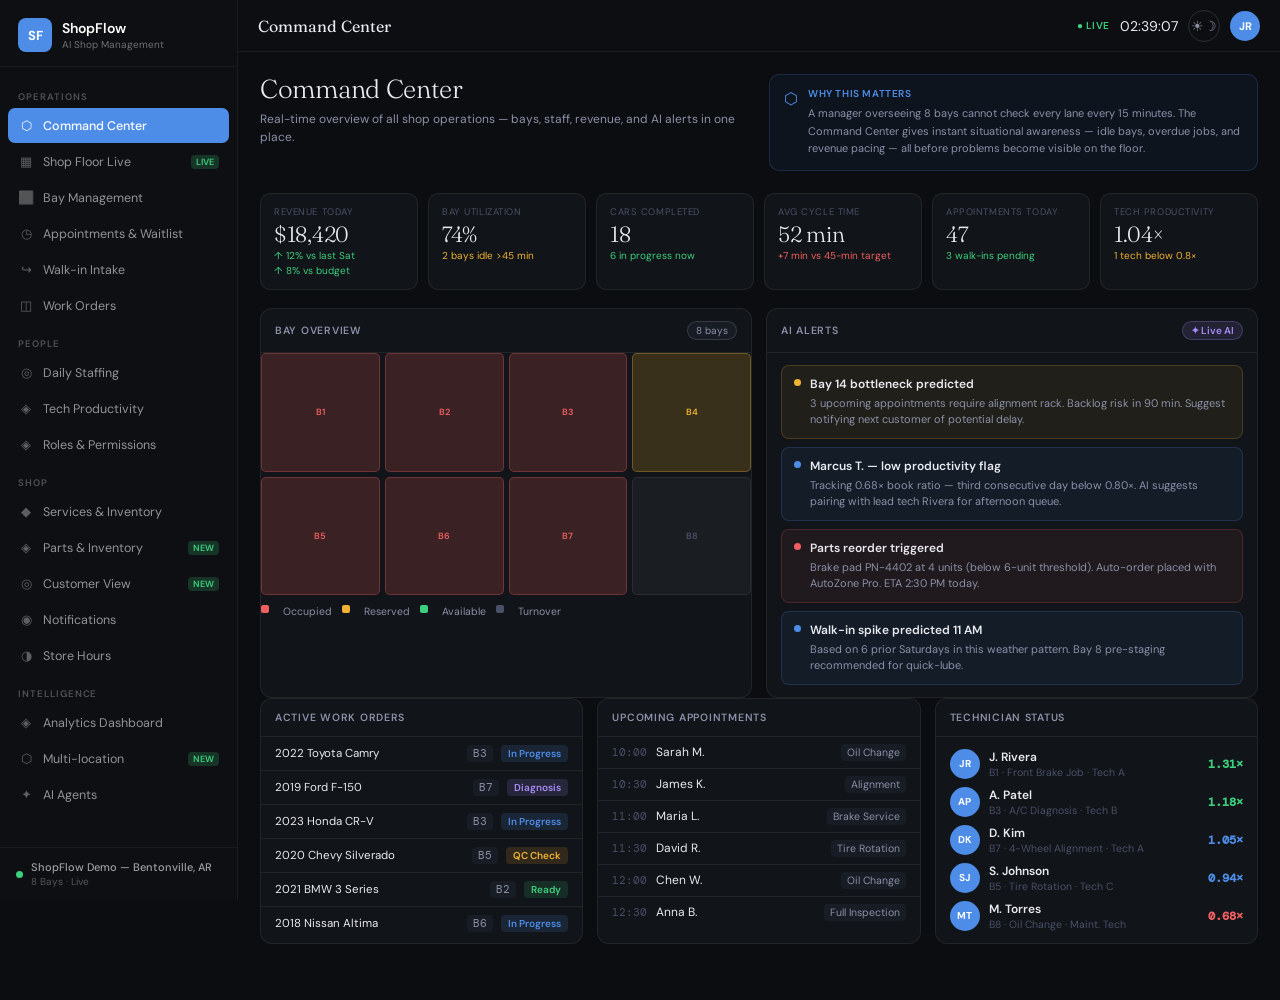
<file: index.html>
<!DOCTYPE html>
<html lang="en" data-theme="dark">
<head>
<meta charset="UTF-8">
<meta name="viewport" content="width=device-width, initial-scale=1.0, viewport-fit=cover">
<title>ShopFlow AI — Shop Management System</title>
<link rel="preconnect" href="https://fonts.googleapis.com">
<link rel="preconnect" href="https://fonts.gstatic.com" crossorigin>
<link href="https://fonts.googleapis.com/css2?family=DM+Sans:ital,opsz,wght@0,9..40,300;0,9..40,400;0,9..40,500;0,9..40,600;1,9..40,300&family=DM+Mono:wght@400;500&family=Fraunces:opsz,wght@9..144,300;9..144,400;9..144,500&display=swap" rel="stylesheet">
<link rel="stylesheet" href="styles.css">
<!-- Google Analytics G-6XJ6CNV95V -->
<script async src="https://www.googletagmanager.com/gtag/js?id=G-6XJ6CNV95V"></script>
<script>window.dataLayer=window.dataLayer||[];function gtag(){dataLayer.push(arguments)}gtag("js",new Date());gtag("config","G-6XJ6CNV95V");</script>
</head>
<body>


<!-- SIDEBAR -->
<aside class="sidebar" id="sidebar">
  <div class="sidebar-header">
    <div class="logo">
      <div class="logo-mark">SF</div>
      <div class="logo-text">
        <span class="logo-name">ShopFlow</span>
        <span class="logo-sub">AI Shop Management</span>
      </div>
    </div>
  </div>

  <nav class="sidebar-nav">
    <div class="nav-section-label">Operations</div>
    <a class="nav-item active" data-screen="dashboard" onclick="showScreen('dashboard')">
      <span class="nav-icon">⬡</span>
      <span>Command Center</span>
    </a>
    <a class="nav-item" href="shopfloor.html" style="text-decoration:none">
      <span class="nav-icon">▦</span>
      <span>Shop Floor Live</span>
      <span style="margin-left:auto;font-size:9px;background:rgba(60,207,126,0.2);color:#3ccf7e;border-radius:4px;padding:1px 5px;font-weight:600">LIVE</span>
    </a>
    <a class="nav-item" data-screen="bays" onclick="showScreen('bays')">
      <span class="nav-icon">⬜</span>
      <span>Bay Management</span>
    </a>
    <a class="nav-item" data-screen="appointments" onclick="showScreen('appointments')">
      <span class="nav-icon">◷</span>
      <span>Appointments & Waitlist</span>
    </a>
    <a class="nav-item" data-screen="walkins" onclick="showScreen('walkins')">
      <span class="nav-icon">↪</span>
      <span>Walk-in Intake</span>
    </a>
    <a class="nav-item" data-screen="workorders" onclick="showScreen('workorders')">
      <span class="nav-icon">◫</span>
      <span>Work Orders</span>
    </a>

    <div class="nav-section-label">People</div>
    <a class="nav-item" data-screen="staffing" onclick="showScreen('staffing')">
      <span class="nav-icon">◎</span>
      <span>Daily Staffing</span>
    </a>
    <a class="nav-item" href="techproductivity.html" style="text-decoration:none">
      <span class="nav-icon">◈</span>
      <span>Tech Productivity</span>
    </a>
    <a class="nav-item" data-screen="roles" onclick="showScreen('roles')">
      <span class="nav-icon">◈</span>
      <span>Roles & Permissions</span>
    </a>

    <div class="nav-section-label">Shop</div>
    <a class="nav-item" data-screen="services" onclick="showScreen('services')">
      <span class="nav-icon">◆</span>
      <span>Services & Inventory</span>
    </a>
    <a class="nav-item" href="parts.html" style="text-decoration:none">
      <span class="nav-icon">◈</span>
      <span>Parts & Inventory</span>
      <span style="margin-left:auto;font-size:9px;background:rgba(60,207,126,0.2);color:#3ccf7e;border-radius:4px;padding:1px 5px;font-weight:600">NEW</span>
    </a>
    <a class="nav-item" href="customer.html" target="_blank" style="text-decoration:none">
      <span class="nav-icon">◎</span>
      <span>Customer View</span>
      <span style="margin-left:auto;font-size:9px;background:rgba(60,207,126,0.2);color:#3ccf7e;border-radius:4px;padding:1px 5px;font-weight:600">NEW</span>
    </a>
    <a class="nav-item" data-screen="notifications" onclick="showScreen('notifications')">
      <span class="nav-icon">◉</span>
      <span>Notifications</span>
    </a>
    <a class="nav-item" data-screen="hours" onclick="showScreen('hours')">
      <span class="nav-icon">◑</span>
      <span>Store Hours</span>
    </a>

    <div class="nav-section-label">Intelligence</div>
    <a class="nav-item" data-screen="analytics" onclick="showScreen('analytics')">
      <span class="nav-icon">◈</span>
      <span>Analytics Dashboard</span>
    </a>
    <a class="nav-item" href="multilocation.html" style="text-decoration:none">
      <span class="nav-icon">⬡</span>
      <span>Multi-location</span>
      <span style="margin-left:auto;font-size:9px;background:rgba(60,207,126,0.2);color:#3ccf7e;border-radius:4px;padding:1px 5px;font-weight:600">NEW</span>
    </a>
    <a class="nav-item" data-screen="ai" onclick="showScreen('ai')">
      <span class="nav-icon">✦</span>
      <span>AI Agents</span>
    </a>
  </nav>

  <div class="sidebar-footer">
    <div class="store-info">
      <div class="store-dot"></div>
      <div>
        <div class="store-name">ShopFlow Demo — Bentonville, AR</div>
        <div class="store-status">8 Bays · Live</div>
      </div>
    </div>
  </div>
</aside>

<!-- Sidebar overlay (mobile tap-to-close) -->
<div class="sidebar-overlay" id="sidebarOverlay" onclick="closeSidebar()"></div>

<!-- TOP BAR -->
<header class="topbar">
  <div class="topbar-left">
    <button class="hamburger" id="hamburger" onclick="toggleSidebar()" aria-label="Toggle menu">
      <span></span><span></span><span></span>
    </button>
    <div class="breadcrumb" id="breadcrumb">Command Center</div>
  </div>
  <div class="topbar-right">
    <div class="live-badge">● LIVE</div>
    <div class="time-display" id="timeDisplay">--:--</div>
    <button class="theme-toggle" id="themeToggle" onclick="toggleTheme()" title="Toggle light/dark mode">
      <span class="toggle-sun">☀</span>
      <span class="toggle-moon">☽</span>
    </button>
    <div class="user-avatar">JR</div>
  </div>
</header>

<!-- MAIN CONTENT -->
<main class="page-wrap">

  <!-- ═══════════════════════════════════════ DASHBOARD ═══ -->
  <div class="screen active" id="screen-dashboard">
    <div class="screen-hero">
      <div class="hero-text">
        <h1 class="screen-title">Command Center</h1>
        <p class="screen-subtitle">Real-time overview of all shop operations — bays, staff, revenue, and AI alerts in one place.</p>
      </div>
      <div class="hero-impact">
        <div class="impact-card">
          <div class="impact-icon">⬡</div>
          <div class="impact-body">
            <div class="impact-title">Why this matters</div>
            <div class="impact-text">A manager overseeing 8 bays cannot check every lane every 15 minutes. The Command Center gives instant situational awareness — idle bays, overdue jobs, and revenue pacing — all before problems become visible on the floor.</div>
          </div>
        </div>
      </div>
    </div>

    <div class="kpi-row">
      <div class="kpi-card">
        <div class="kpi-label">Revenue today</div>
        <div class="kpi-value">$18,420</div>
        <div class="kpi-trend up">↑ 12% vs last Sat</div><div class="kpi-trend up" style="margin-top:2px">↑ 8% vs budget</div>
      </div>
      <div class="kpi-card">
        <div class="kpi-label">Bay utilization</div>
        <div class="kpi-value">74%</div>
        <div class="kpi-trend warn">2 bays idle &gt;45 min</div>
      </div>
      <div class="kpi-card">
        <div class="kpi-label">Cars completed</div>
        <div class="kpi-value">18</div>
        <div class="kpi-trend up">6 in progress now</div>
      </div>
      <div class="kpi-card">
        <div class="kpi-label">Avg cycle time</div>
        <div class="kpi-value">52 min</div>
        <div class="kpi-trend dn">+7 min vs 45-min target</div>
      </div>
      <div class="kpi-card">
        <div class="kpi-label">Appointments today</div>
        <div class="kpi-value">47</div>
        <div class="kpi-trend up">3 walk-ins pending</div>
      </div>
      <div class="kpi-card">
        <div class="kpi-label">Tech productivity</div>
        <div class="kpi-value">1.04×</div>
        <div class="kpi-trend warn">1 tech below 0.8×</div>
      </div>
    </div>

    <div class="two-col">
      <div class="panel">
        <div class="panel-header">
          <span class="panel-title">Bay overview</span>
          <span class="panel-badge">8 bays</span>
        </div>
        <div class="mini-bay-grid" id="dashBayGrid"></div>
        <div class="panel-legend">
          <span class="legend-dot occupied"></span>Occupied
          <span class="legend-dot reserved"></span>Reserved
          <span class="legend-dot available"></span>Available
          <span class="legend-dot turnover"></span>Turnover
        </div>
      </div>
      <div class="panel">
        <div class="panel-header">
          <span class="panel-title">AI alerts</span>
          <span class="ai-pill">✦ Live AI</span>
        </div>
        <div class="alert-list">
          <div class="alert-item alert-warn">
            <div class="alert-dot warn"></div>
            <div class="alert-body">
              <div class="alert-title">Bay 14 bottleneck predicted</div>
              <div class="alert-text">3 upcoming appointments require alignment rack. Backlog risk in 90 min. Suggest notifying next customer of potential delay.</div>
            </div>
          </div>
          <div class="alert-item alert-info">
            <div class="alert-dot info"></div>
            <div class="alert-body">
              <div class="alert-title">Marcus T. — low productivity flag</div>
              <div class="alert-text">Tracking 0.68× book ratio — third consecutive day below 0.80×. AI suggests pairing with lead tech Rivera for afternoon queue.</div>
            </div>
          </div>
          <div class="alert-item alert-danger">
            <div class="alert-dot danger"></div>
            <div class="alert-body">
              <div class="alert-title">Parts reorder triggered</div>
              <div class="alert-text">Brake pad PN-4402 at 4 units (below 6-unit threshold). Auto-order placed with AutoZone Pro. ETA 2:30 PM today.</div>
            </div>
          </div>
          <div class="alert-item alert-info">
            <div class="alert-dot info"></div>
            <div class="alert-body">
              <div class="alert-title">Walk-in spike predicted 11 AM</div>
              <div class="alert-text">Based on 6 prior Saturdays in this weather pattern. Bay 8 pre-staging recommended for quick-lube.</div>
            </div>
          </div>
        </div>
      </div>
    </div>

    <div class="three-col">
      <div class="panel">
        <div class="panel-header"><span class="panel-title">Active work orders</span></div>
        <div class="wo-list">
          <div class="wo-row"><span class="wo-car">2022 Toyota Camry</span><span class="wo-bay">B3</span><span class="wo-status in-progress">In Progress</span></div>
          <div class="wo-row"><span class="wo-car">2019 Ford F-150</span><span class="wo-bay">B7</span><span class="wo-status diag">Diagnosis</span></div>
          <div class="wo-row"><span class="wo-car">2023 Honda CR-V</span><span class="wo-bay">B3</span><span class="wo-status in-progress">In Progress</span></div>
          <div class="wo-row"><span class="wo-car">2020 Chevy Silverado</span><span class="wo-bay">B5</span><span class="wo-status qc">QC Check</span></div>
          <div class="wo-row"><span class="wo-car">2021 BMW 3 Series</span><span class="wo-bay">B2</span><span class="wo-status ready">Ready</span></div>
          <div class="wo-row"><span class="wo-car">2018 Nissan Altima</span><span class="wo-bay">B6</span><span class="wo-status in-progress">In Progress</span></div>
        </div>
      </div>
      <div class="panel">
        <div class="panel-header"><span class="panel-title">Upcoming appointments</span></div>
        <div class="appt-list">
          <div class="appt-row"><span class="appt-time">10:00</span><span class="appt-name">Sarah M.</span><span class="appt-svc">Oil Change</span></div>
          <div class="appt-row"><span class="appt-time">10:30</span><span class="appt-name">James K.</span><span class="appt-svc">Alignment</span></div>
          <div class="appt-row"><span class="appt-time">11:00</span><span class="appt-name">Maria L.</span><span class="appt-svc">Brake Service</span></div>
          <div class="appt-row"><span class="appt-time">11:30</span><span class="appt-name">David R.</span><span class="appt-svc">Tire Rotation</span></div>
          <div class="appt-row"><span class="appt-time">12:00</span><span class="appt-name">Chen W.</span><span class="appt-svc">Oil Change</span></div>
          <div class="appt-row"><span class="appt-time">12:30</span><span class="appt-name">Anna B.</span><span class="appt-svc">Full Inspection</span></div>
        </div>
      </div>
      <div class="panel">
        <div class="panel-header"><span class="panel-title">Technician status</span></div>
        <div class="tech-list">
          <div class="tech-row"><div class="tech-avatar">JR</div><div class="tech-info"><div class="tech-name">J. Rivera</div><div class="tech-task">B1 · Front Brake Job · Tech A</div></div><div class="tech-ratio high">1.31×</div></div>
          <div class="tech-row"><div class="tech-avatar">AP</div><div class="tech-info"><div class="tech-name">A. Patel</div><div class="tech-task">B3 · A/C Diagnosis · Tech B</div></div><div class="tech-ratio high">1.18×</div></div>
          <div class="tech-row"><div class="tech-avatar">DK</div><div class="tech-info"><div class="tech-name">D. Kim</div><div class="tech-task">B7 · 4-Wheel Alignment · Tech A</div></div><div class="tech-ratio mid">1.05×</div></div>
          <div class="tech-row"><div class="tech-avatar">SJ</div><div class="tech-info"><div class="tech-name">S. Johnson</div><div class="tech-task">B5 · Tire Rotation · Tech C</div></div><div class="tech-ratio mid">0.94×</div></div>
          <div class="tech-row"><div class="tech-avatar">MT</div><div class="tech-info"><div class="tech-name">M. Torres</div><div class="tech-task">B8 · Oil Change · Maint. Tech</div></div><div class="tech-ratio low">0.68×</div></div>
        </div>
      </div>
    </div>
  </div>

  <!-- ═══════════════════════════════════════ BAY MANAGEMENT ═══ -->
  <div class="screen" id="screen-bays">
    <div class="screen-hero">
      <div class="hero-text">
        <h1 class="screen-title">Bay Management</h1>
        <p class="screen-subtitle">8 bays, always accounted for — real-time status, type profiles, and forward occupancy projection.</p>
      </div>
      <div class="hero-impact">
        <div class="impact-card">
          <div class="impact-icon">⬡</div>
          <div class="impact-body">
            <div class="impact-title">Bay Management — 8 Bays, Always Accounted For</div>
            <div class="impact-text">The bay board is the heartbeat of the entire system. Every bay carries a profile — chassis lift, drive-on lift, alignment rack, lube pit, tire mount — and whether it's currently occupied, reserved, cleaning, or open. The key intelligence is the <strong>daily occupancy projection</strong>: at any moment the system reads every appointment and projects forward hour by hour to show exactly which bays are spoken for and when they free up. If a customer calls at 10 AM asking for an alignment, it checks whether Bay 7 is clear in the 11 AM–12:30 PM window needed — preventing double-booking at the <em>resource level</em>, not just the calendar level. Bay types are granular: a chassis lift and drive-on lift are not interchangeable. Some bays support dual-purpose capability tags.</div>
          </div>
        </div>
      </div>
    </div>

    <div class="bay-controls">
      <div class="filter-group">
        <button class="filter-btn active" onclick="filterBays('all', this)">All 8</button>
        <button class="filter-btn" onclick="filterBays('occupied', this)">Occupied</button>
        <button class="filter-btn" onclick="filterBays('available', this)">Available</button>
        <button class="filter-btn" onclick="filterBays('reserved', this)">Reserved</button>
        <button class="filter-btn" onclick="filterBays('turnover', this)">Turnover</button>
      </div>
      <div class="filter-group">
        <button class="filter-btn" onclick="filterBayType('chassis', this)">Chassis Lift</button>
        <button class="filter-btn" onclick="filterBayType('driveon', this)">Drive-on</button>
        <button class="filter-btn" onclick="filterBayType('alignment', this)">Alignment</button>
        <button class="filter-btn" onclick="filterBayType('tire', this)">Tire Mount</button>
        <button class="filter-btn" onclick="filterBayType('lube', this)">Lube Pit</button>
      </div>
    </div>

    <div class="bay-full-grid" id="fullBayGrid"></div>

    <div class="panel" style="margin-top:24px">
      <div class="panel-header">
        <span class="panel-title">Daily occupancy — full day 7 AM → 8 PM</span>
        <span class="ai-pill">✦ AI projection</span>
      </div>
      <div class="projection-grid" id="projectionGrid"></div>
      <div class="projection-legend">
        <span class="legend-dot occupied"></span>Occupied &nbsp;
        <span class="legend-dot reserved"></span>Reserved &nbsp;
        <span class="legend-dot available"></span>Available
      </div>
    </div>
  </div>

  <!-- ═══════════════════════════════════════ APPOINTMENTS ═══ -->
  <div class="screen" id="screen-appointments">
    <div class="screen-hero">
      <div class="hero-text">
        <h1 class="screen-title">Appointments & Waitlist</h1>
        <p class="screen-subtitle">Full booking lifecycle — from online request through bay assignment and completion.</p>
      </div>
      <div class="hero-impact">
        <div class="impact-card">
          <div class="impact-icon">◷</div>
          <div class="impact-body">
            <div class="impact-title">Appointments on Book — Full Lifecycle System</div>
            <div class="impact-text">Every appointment carries: customer identity, vehicle (VIN-linked for history), requested service, preferred tech, scheduled window, bay-type requirement, and parts pre-order status. The waitlist is a live priority queue ordered by arrival time, urgency, and service type. The system matches each appointment to the optimal bay + tech + parts bundle simultaneously — not just a calendar slot. When a job runs long, the ripple recalculates downstream automatically. Technicians see their personal queue with bay, car, service, and parts staging status. The no-show predictor scores every appointment in the next 48 hours and fires targeted reminders to high-risk slots, reducing no-shows by 25–35%.</div>
          </div>
        </div>
      </div>
    </div>

    <div class="two-col">
      <div class="panel">
        <div class="panel-header">
          <span class="panel-title">Today's appointment board</span>
          <button class="btn-primary btn-sm">+ New Appointment</button>
        </div>
        <div class="appt-full-list">
          <div class="appt-header-row"><span>Time</span><span>Customer</span><span>Vehicle</span><span>Service</span><span>Bay</span><span>Status</span></div>
          <div class="appt-full-row confirmed"><span class="appt-t">8:00</span><span>Sarah Martinez</span><span>2022 Camry</span><span>Oil Change</span><span class="bay-tag">B3</span><span class="status-badge confirmed">Confirmed</span></div>
          <div class="appt-full-row confirmed"><span class="appt-t">8:30</span><span>James Kim</span><span>2020 F-150</span><span>Alignment</span><span class="bay-tag">B7</span><span class="status-badge confirmed">Confirmed</span></div>
          <div class="appt-full-row in-progress"><span class="appt-t">9:00</span><span>Maria Lopez</span><span>2023 CR-V</span><span>Brake Service</span><span class="bay-tag">B3</span><span class="status-badge in-bay">In Bay</span></div>
          <div class="appt-full-row in-progress"><span class="appt-t">9:30</span><span>David Rowe</span><span>2021 Silverado</span><span>Tire Rotation</span><span class="bay-tag">B5</span><span class="status-badge in-bay">In Bay</span></div>
          <div class="appt-full-row upcoming"><span class="appt-t">10:00</span><span>Chen Wei</span><span>2024 Accord</span><span>Oil Change</span><span class="bay-tag">—</span><span class="status-badge upcoming">Upcoming</span></div>
          <div class="appt-full-row upcoming risk"><span class="appt-t">10:30</span><span>Anna Brewer</span><span>2019 Mustang</span><span>Full Inspection</span><span class="bay-tag">—</span><span class="status-badge risk">⚠ Risk</span></div>
          <div class="appt-full-row upcoming"><span class="appt-t">11:00</span><span>Robert Clark</span><span>2022 Tacoma</span><span>Alignment</span><span class="bay-tag">—</span><span class="status-badge upcoming">Upcoming</span></div>
          <div class="appt-full-row upcoming"><span class="appt-t">11:30</span><span>Lisa Turner</span><span>2020 Escape</span><span>Oil Change</span><span class="bay-tag">—</span><span class="status-badge upcoming">Upcoming</span></div>
          <div class="appt-full-row upcoming"><span class="appt-t">12:00</span><span>Mike Davis</span><span>2023 Ram 1500</span><span>Brake Inspect</span><span class="bay-tag">—</span><span class="status-badge upcoming">Upcoming</span></div>
          <div class="appt-full-row completed"><span class="appt-t">7:00</span><span>Tom Hansen</span><span>2018 Civic</span><span>Oil Change</span><span class="bay-tag">B1</span><span class="status-badge completed">Completed</span></div>
        </div>
      </div>
      <div style="display:flex;flex-direction:column;gap:16px">
        <div class="panel">
          <div class="panel-header">
            <span class="panel-title">Waitlist</span>
            <span class="count-badge">3 waiting</span>
          </div>
          <div class="waitlist">
            <div class="wait-row"><span class="wait-pos">1</span><div class="wait-info"><div class="wait-name">Walk-in — Green Subaru Outback</div><div class="wait-detail">Tire rotation · Est. wait 25 min</div></div><span class="wait-eta">10:15</span></div>
            <div class="wait-row"><span class="wait-pos">2</span><div class="wait-info"><div class="wait-name">Call-back — Mr. Johnson</div><div class="wait-detail">Oil change · Waiting for Bay 4</div></div><span class="wait-eta">10:45</span></div>
            <div class="wait-row"><span class="wait-pos">3</span><div class="wait-info"><div class="wait-name">Walk-in — Black Dodge Charger</div><div class="wait-detail">Check engine light · Est. 30 min</div></div><span class="wait-eta">11:00</span></div>
          </div>
        </div>
        <div class="panel">
          <div class="panel-header">
            <span class="panel-title">AI no-show risk monitor</span>
            <span class="ai-pill">✦ AI</span>
          </div>
          <div class="risk-list">
            <div class="risk-row high-risk">
              <div class="risk-score">HIGH</div>
              <div class="risk-info">
                <div class="risk-name">Anna Brewer — 10:30 AM</div>
                <div class="risk-detail">First visit · Booked 14 days ago · No confirmation</div>
              </div>
              <button class="btn-outline btn-sm">Send Reminder</button>
            </div>
            <div class="risk-row med-risk">
              <div class="risk-score">MED</div>
              <div class="risk-info">
                <div class="risk-name">Chen Wei — 10:00 AM</div>
                <div class="risk-detail">Prior no-show on record</div>
              </div>
              <button class="btn-outline btn-sm">Remind</button>
            </div>
          </div>
        </div>
      </div>
    </div>
  </div>

  <!-- ═══════════════════════════════════════ WALK-INS ═══ -->
  <div class="screen" id="screen-walkins">
    <div class="screen-hero">
      <div class="hero-text">
        <h1 class="screen-title">Walk-in Intake</h1>
        <p class="screen-subtitle">Smart bay assignment, real-time wait-time calculation, and automated customer notification.</p>
      </div>
      <div class="hero-impact">
        <div class="impact-card">
          <div class="impact-icon">↪</div>
          <div class="impact-body">
            <div class="impact-title">Walk-in Accommodation — The Hardest Problem, Elegantly Solved</div>
            <div class="impact-text">Walk-ins are the chaos variable. The system handles them with three-step intelligence: (1) scans all bays for current and near-term openings based on active work orders and appointments, (2) calculates a realistic wait-time estimate based on the service type and available bay, and (3) presents options to the advisor: take the walk-in now, add to waitlist with a time estimate, or offer the next open appointment slot. As soon as a bay of the right type clears, the system auto-triggers an SMS or email to the walk-in customer — "your bay is ready, arrive within 15 minutes." If they don't respond, the slot rolls to the next customer automatically.</div>
          </div>
        </div>
      </div>
    </div>

    <div class="two-col">
      <div class="panel">
        <div class="panel-header"><span class="panel-title">New walk-in intake</span></div>
        <div class="intake-form">
          <div class="form-row">
            <div class="form-group">
              <label>Customer name</label>
              <input type="text" placeholder="First Last" class="form-input" value="Mike Patterson">
            </div>
            <div class="form-group">
              <label>Phone / SMS</label>
              <input type="text" placeholder="(555) 000-0000" class="form-input" value="(479) 555-0182">
            </div>
          </div>
          <div class="form-row">
            <div class="form-group">
              <label>Vehicle</label>
              <input type="text" placeholder="Year Make Model" class="form-input" value="2021 Ford Explorer">
            </div>
            <div class="form-group">
              <label>Service requested</label>
              <select class="form-input">
                <option>Oil Change — Full Synthetic</option>
                <option>Flat Repair</option>
                <option>Tire Rotation</option>
                <option>4 Tires + Alignment</option>
                <option>Front Brake Job</option>
                <option>Rear Brake Job</option>
                <option>Vehicle Inspection (150-pt)</option>
                <option>A/C Diagnosis &amp; Repair</option>
                <option>Engine Diagnostic</option>
                <option>Battery Test &amp; Replace</option>
              </select>
            </div>
          </div>
          <div class="form-row">
            <div class="form-group">
              <label style="display:flex;align-items:baseline;gap:5px;flex-wrap:wrap">
                Preferred bay
                <span style="color:var(--t3);font-size:10px;font-weight:400">(optional — AI will suggest if blank)</span>
              </label>
              <select class="form-input" id="preferredBay">
                <option value="">— Let AI decide —</option>
                <option>Bay 1 — Chassis Lift</option>
                <option>Bay 2 — Drive-on</option>
                <option>Bay 3 — Drive-on</option>
                <option>Bay 4 — Drive-on (Available ✓)</option>
                <option>Bay 5 — Chassis Lift</option>
                <option>Bay 6 — Chassis Lift</option>
                <option>Bay 7 — Alignment Rack</option>
                <option>Bay 8 — Drive-on (Turnover)</option>
              </select>
            </div>
            <div class="form-group">
              <label style="display:flex;align-items:baseline;gap:5px;flex-wrap:wrap">
                Preferred technician
                <span style="color:var(--t3);font-size:10px;font-weight:400">(optional)</span>
              </label>
              <select class="form-input" id="preferredTech">
                <option value="">— Let AI assign —</option>
                <option>J. Rivera — MT-A (Available)</option>
                <option>A. Patel — MT-A (In Bay 3)</option>
                <option>D. Kim — MT-B (In Bay 7)</option>
                <option>S. Johnson — MT-B (Available)</option>
                <option>T. Williams — MT-C (Available)</option>
                <option>M. Torres — MT (Available)</option>
                <option>E. Adams — MT-C (Off at 3pm)</option>
              </select>
            </div>
          </div>

          <!-- Customer requested from appointment booking (pre-populated) -->
          <div class="form-row" style="margin-top:-4px">
            <div class="form-group">
              <label style="display:flex;align-items:center;gap:6px">
                Customer requested bay
                <span style="font-size:9px;font-weight:700;background:rgba(77,141,232,.15);color:var(--blue);border-radius:3px;padding:1px 6px;letter-spacing:.05em">FROM APPT</span>
              </label>
              <input type="text" class="form-input" value="Bay 4 — Drive-on" readonly
                style="background:rgba(77,141,232,.06);border-color:rgba(77,141,232,.25);color:var(--t2);cursor:default"
                title="Customer specified this bay when booking the appointment">
            </div>
            <div class="form-group">
              <label style="display:flex;align-items:center;gap:6px">
                Customer requested technician
                <span style="font-size:9px;font-weight:700;background:rgba(77,141,232,.15);color:var(--blue);border-radius:3px;padding:1px 6px;letter-spacing:.05em">FROM APPT</span>
              </label>
              <input type="text" class="form-input" value="J. Rivera — MT-A" readonly
                style="background:rgba(77,141,232,.06);border-color:rgba(77,141,232,.25);color:var(--t2);cursor:default"
                title="Customer specified this technician when booking the appointment">
            </div>
          </div>
          <div class="ai-suggestion">
            <div class="ai-suggestion-header">✦ AI Bay Finder</div>
            <div class="ai-suggestion-body">
              <div class="suggestion-result">
                <div class="sug-title">Best match: Bay 4 (Drive-on lift) · Tech: S. Johnson (MT-B)</div>
                <div class="sug-detail">Available now · Oil change capable · Parts staged · <strong style="color:var(--green)">Ready for customer by 10:45 AM</strong></div>
              </div>
              <div class="suggestion-result secondary">
                <div class="sug-title">Alternate: Bay 8 — free in ~15 min · Tech: T. Williams (MT-C)</div>
                <div class="sug-detail">Turnover completing · Same capability · <strong style="color:var(--amber)">Ready for customer by 11:10 AM</strong></div>
              </div>
              <div class="suggestion-result secondary">
                <div class="sug-title">Waitlist option: Est. ready at 11:15 AM</div>
                <div class="sug-detail">3 customers ahead · SMS notification when bay opens</div>
              </div>
            </div>
          </div>
          <div class="form-actions">
            <button class="btn-primary">Assign Bay 4 — Start Now</button>
            <button class="btn-outline">Add to Waitlist</button>
            <button class="btn-outline">Book Appointment</button>
          </div>
        </div>
      </div>
      <div style="display:flex;flex-direction:column;gap:16px">
        <div class="panel">
          <div class="panel-header"><span class="panel-title">Walk-in queue — live</span></div>
          <div class="queue-list">
            <div class="queue-row">
              <div class="queue-num">1</div>
              <div class="queue-info">
                <div class="queue-name">Green Subaru Outback</div>
                <div class="queue-svc">Tire rotation</div>
              </div>
              <div class="queue-right">
                <div class="queue-wait">25 min</div>
                <div class="queue-notify notified">SMS Sent</div>
              </div>
            </div>
            <div class="queue-row">
              <div class="queue-num">2</div>
              <div class="queue-info">
                <div class="queue-name">Black Dodge Charger</div>
                <div class="queue-svc">Check engine</div>
              </div>
              <div class="queue-right">
                <div class="queue-wait">40 min</div>
                <div class="queue-notify pending">Waiting</div>
              </div>
            </div>
            <div class="queue-row">
              <div class="queue-num">3</div>
              <div class="queue-info">
                <div class="queue-name">Silver Honda Pilot</div>
                <div class="queue-svc">Oil change</div>
              </div>
              <div class="queue-right">
                <div class="queue-wait">55 min</div>
                <div class="queue-notify pending">Waiting</div>
              </div>
            </div>
          </div>
        </div>
        <div class="panel">
          <div class="panel-header"><span class="panel-title">Notification center</span></div>
          <div class="notif-timeline">
            <div class="notif-event sent"><span class="notif-time">9:42 AM</span><span class="notif-msg">SMS → Green Subaru: "Bay opening in ~15 min"</span></div>
            <div class="notif-event delivered"><span class="notif-time">9:38 AM</span><span class="notif-msg">SMS → James Kim: "Your car is ready for pickup"</span></div>
            <div class="notif-event sent"><span class="notif-time">9:15 AM</span><span class="notif-msg">Push → Tech Rivera: "2022 Camry checked in, Bay 3 ready"</span></div>
            <div class="notif-event delivered"><span class="notif-time">8:55 AM</span><span class="notif-msg">Email → Maria Lopez: "Service started — track progress"</span></div>
          </div>
        </div>
      </div>
    </div>
  </div>

  <!-- ═══════════════════════════════════════ WORK ORDERS ═══ -->
  <div class="screen" id="screen-workorders">
    <div class="screen-hero">
      <div class="hero-text">
        <h1 class="screen-title">Work Orders</h1>
        <p class="screen-subtitle">Every car's visit tracked from intake to invoice — role-differentiated views for customer, tech, and manager.</p>
      </div>
      <div class="hero-impact">
        <div class="impact-card">
          <div class="impact-icon">◫</div>
          <div class="impact-body">
            <div class="impact-title">Work Orders — The Spine of Everything</div>
            <div class="impact-text">A work order opens the moment an advisor creates it and doesn't close until the vehicle is out the door. It carries: customer and vehicle info, bay assignment, assigned tech(s), service line items (each with labor code, estimated and actual time, parts consumed), a live status progression (Waiting → In Bay → Diagnosis → In Progress → QC → Ready → Closed), tech notes, manager notes, and photo documentation. Critically, the work order presents differently by role — the customer sees a clean status tracker, the tech sees labor codes and a running timer, the advisor sees payment status, and the manager sees all open orders simultaneously with alerts for any job running past book time.</div>
          </div>
        </div>
      </div>
    </div>

    <div class="wo-board">
      <div class="wo-column">
        <div class="wo-col-header waiting-h">Waiting <span class="col-count">3</span></div>
        <div class="wo-card"><div class="wo-card-vehicle">2024 Honda Accord</div><div class="wo-card-svc">Oil Change · Full Synthetic</div><div class="wo-card-meta"><span>Chen Wei · Maint. Tech</span><span class="wo-eta">Est. 30 min</span></div></div>
        <div class="wo-card"><div class="wo-card-vehicle">2021 Ford Explorer</div><div class="wo-card-svc">Vehicle Inspection (150-pt)</div><div class="wo-card-meta"><span>Mike P. · Tech B</span><span class="wo-eta">Est. 90 min</span></div></div>
        <div class="wo-card"><div class="wo-card-vehicle">2019 Subaru Outback</div><div class="wo-card-svc">Flat Repair — Rear Left</div><div class="wo-card-meta"><span>Walk-in · Maint. Tech</span><span class="wo-eta">Est. 20 min</span></div></div>
      </div>
      <div class="wo-column">
        <div class="wo-col-header inbay-h">In Bay <span class="col-count">4</span></div>
        <div class="wo-card inbay"><div class="wo-card-vehicle">2022 Toyota Camry</div><div class="wo-card-svc">Oil Change · Full Synthetic · Bay 1</div><div class="wo-card-meta"><span>J. Rivera · MT-A</span><span class="wo-timer">00:22</span></div></div>
        <div class="wo-card inbay awaiting-approval">
          <div class="wo-approval-banner">⚠ AWAITING CUSTOMER APPROVAL — BAY IDLE</div>
          <div class="wo-card-vehicle">2023 Honda CR-V</div>
          <div class="wo-card-svc">Front Brake Job · Bay 3</div>
          <div class="wo-approval-detail">Tech found: Rotors below spec (4.2mm, min 5.0mm). Recommend rotor replacement. <strong>+$210</strong> · Awaiting approval via SMS.</div>
          <div class="wo-card-meta"><span>A. Patel · MT-A</span><span class="wo-timer approval-t">00:48 🔒</span></div>
        </div>
        <div class="wo-card inbay"><div class="wo-card-vehicle">2020 F-150</div><div class="wo-card-svc">4-Wheel Alignment · Bay 7</div><div class="wo-card-meta"><span>D. Kim · MT-B</span><span class="wo-timer">00:31</span></div></div>
        <div class="wo-card inbay over"><div class="wo-card-vehicle">2020 BMW 3 Series</div><div class="wo-card-svc">A/C Diagnosis & Repair · Bay 2</div><div class="wo-card-meta"><span>M. Torres · MT-A</span><span class="wo-timer over-t">01:12 ⚠</span></div></div>
      </div>
      <div class="wo-column">
        <div class="wo-col-header qc-h">QC / Ready <span class="col-count">2</span></div>
        <div class="wo-card qccard"><div class="wo-card-vehicle">2020 Chevy Silverado</div><div class="wo-card-svc">Tire Rotation + Balance</div><div class="wo-card-meta"><span>S. Johnson</span><span class="wo-qc">QC Check</span></div></div>
        <div class="wo-card readycard"><div class="wo-card-vehicle">2021 BMW 3 Series</div><div class="wo-card-svc">Oil Change + Filter</div><div class="wo-card-meta"><span>J. Rivera</span><span class="wo-ready">Ready ✓</span></div></div>
      </div>
      <div class="wo-column">
        <div class="wo-col-header done-h">Completed <span class="col-count">6</span></div>
        <div class="wo-card done paid">
          <div class="wo-card-vehicle">2018 Honda Civic <span class="paid-badge">PAID ✓</span></div>
          <div class="wo-card-svc">Oil Change · MT</div>
          <div class="wo-card-meta"><span>Tom Hansen</span><span class="wo-done">$49</span></div>
        </div>
        <div class="wo-card done paid">
          <div class="wo-card-vehicle">2022 Nissan Rogue <span class="paid-badge">PAID ✓</span></div>
          <div class="wo-card-svc">Front Brake Job · MT-B</div>
          <div class="wo-card-meta"><span>E. Adams</span><span class="wo-done">$280</span></div>
        </div>
        <div class="wo-card done">
          <div class="wo-card-vehicle">2017 Toyota RAV4</div>
          <div class="wo-card-svc">4-Wheel Alignment · MT-B</div>
          <div class="wo-card-meta"><span>D. Kim</span><span class="wo-done">$149</span></div>
          <div class="wo-pay-action"><span class="pay-pending">⏳ Pay link sent via SMS</span><button class="btn-resend" onclick="void(0)">Resend</button></div>
        </div>
        <div class="wo-card done">
          <div class="wo-card-vehicle">2020 Ford Escape</div>
          <div class="wo-card-svc">4 Tires + Alignment · MT-C</div>
          <div class="wo-card-meta"><span>A. Patel</span><span class="wo-done">$680</span></div>
          <div class="wo-pay-action"><span class="pay-pending">⏳ Awaiting payment</span><button class="btn-resend" onclick="void(0)">Send pay link</button></div>
        </div>
      </div>
    </div>
  </div>

  <!-- ═══════════════════════════════════════ STAFFING ═══ -->
  <div class="screen" id="screen-staffing">
    <div class="screen-hero">
      <div class="hero-text">
        <h1 class="screen-title">Daily Staffing</h1>
        <p class="screen-subtitle">Load-matched staffing from 7 AM to 8 PM — coverage heatmap, shift planning, and real-time productivity tracking.</p>
      </div>
      <div class="hero-impact">
        <div class="impact-card">
          <div class="impact-icon">◎</div>
          <div class="impact-body">
            <div class="impact-title">Daily Staffing — 7 AM to 8 PM, Load-Matched</div>
            <div class="impact-text">Staffing is planned against the projected bay load. The system calculates required tech-hours by time block and skill level — alignments require certified alignment techs; oil changes can be handled by entry-level staff. The heatmap shows red blocks where projected demand exceeds capacity and green where staffing is ahead of demand. Starting productivity targets: entry-level tech 0.8–1.0× book hours, journeyman 1.0–1.2×, lead tech 1.2–1.4×. The AI staffing optimizer continuously compares projected demand vs current staffing and suggests calling in additional techs or releasing early based on live bay load and the remaining appointment queue.</div>
          </div>
        </div>
      </div>
    </div>

    <div class="staffing-grid-wrap">
      <div class="panel">
        <div class="panel-header"><span class="panel-title">Coverage heatmap — today</span><span class="ai-pill">✦ AI optimized</span></div>
        <div class="heatmap-container" id="heatmap"></div>
        <!-- Legend is now dynamically built by buildHeatmap() with skill-level colors -->
      </div>
    </div>

    <div class="two-col" style="margin-top:16px">
      <div class="panel">
        <div class="panel-header"><span class="panel-title">Staff roster — today</span></div>
        <table class="data-table">
          <thead><tr><th>Tech</th><th>Role</th><th>Shift</th><th>Certification</th><th>Productivity</th></tr></thead>
          <tbody>
            <tr><td>J. Rivera</td><td><span style="color:var(--green);font-weight:600">Maint. Tech A</span></td><td>7am–4pm</td><td>All services · Full ASE</td><td class="high-p">1.31×</td></tr>
            <tr><td>A. Patel</td><td><span style="color:var(--green);font-weight:600">Maint. Tech A</span></td><td>7am–4pm</td><td>Brakes, A/C, Engine</td><td class="high-p">1.18×</td></tr>
            <tr><td>D. Kim</td><td><span style="color:var(--blue);font-weight:600">Maint. Tech B</span></td><td>8am–5pm</td><td>Alignment, Steering, Suspension</td><td class="mid-p">1.05×</td></tr>
            <tr><td>S. Johnson</td><td><span style="color:var(--blue);font-weight:600">Maint. Tech B</span></td><td>9am–6pm</td><td>Brakes, Tires, Oil</td><td class="mid-p">0.94×</td></tr>
            <tr><td>T. Williams</td><td><span style="color:var(--amber);font-weight:600">Maint. Tech C</span></td><td>10am–7pm</td><td>Tires, Oil, Rotation, Battery</td><td class="warn-p">0.81×</td></tr>
            <tr><td>M. Torres</td><td><span style="color:var(--t2);font-weight:500">Maint. Tech</span></td><td>11am–8pm</td><td>Oil change, Tires, Flat repair</td><td class="low-p">0.68×</td></tr>
            <tr><td>E. Adams</td><td><span style="color:var(--amber);font-weight:600">Maint. Tech C</span></td><td>7am–3pm</td><td>Tires, Mount & Balance</td><td class="high-p">1.22×</td></tr>
            <tr><td>L. Cruz</td><td><span style="color:var(--t2);font-weight:500">Parts Associate</span></td><td>7am–4pm</td><td>Parts staging, inventory</td><td>—</td></tr>
          </tbody>
        </table>
      </div>
      <div class="panel">
        <div class="panel-header"><span class="panel-title">AI staffing recommendations</span><span class="ai-pill">✦ AI</span></div>
        <div class="staff-recs">
          <div class="rec-item">
            <div class="rec-icon warn-icon">!</div>
            <div class="rec-text">
              <div class="rec-title">Call in coverage for 11 AM–1 PM</div>
              <div class="rec-detail">Demand projection shows 3 bays understaffed during lunch peak. On-call tech available: R. Green (confirmed available today).</div>
            </div>
            <button class="btn-outline btn-sm">Call In</button>
          </div>
          <div class="rec-item">
            <div class="rec-icon info-icon">i</div>
            <div class="rec-text">
              <div class="rec-title">Pair Torres with Rivera 2–4 PM</div>
              <div class="rec-detail">AI coaching recommendation — assign Torres to shadow Rivera on 2 oil changes to address 0.68× productivity gap.</div>
            </div>
            <button class="btn-outline btn-sm">Schedule</button>
          </div>
          <div class="rec-item">
            <div class="rec-icon good-icon">✓</div>
            <div class="rec-text">
              <div class="rec-title">Release Williams at 6 PM (1 hr early)</div>
              <div class="rec-detail">Appointment queue thins at 6 PM. Demand satisfied with 5 techs. Saves 1 labor hour.</div>
            </div>
            <button class="btn-outline btn-sm">Approve</button>
          </div>
        </div>
      </div>
    </div>
  </div>

  <!-- ═══════════════════════════════════════ ROLES ═══ -->
  <div class="screen" id="screen-roles">
    <div class="screen-hero">
      <div class="hero-text">
        <h1 class="screen-title">Roles & Permissions</h1>
        <p class="screen-subtitle">Five differentiated role views — each person sees exactly what they need, nothing more.</p>
      </div>
      <div class="hero-impact">
        <div class="impact-card">
          <div class="impact-icon">◈</div>
          <div class="impact-body">
            <div class="impact-title">Role-Differentiated Access — Right Information, Right Person</div>
            <div class="impact-text">Work orders and bay data present differently by role. The <strong>Customer</strong> sees a clean status tracker (like a UPS tracking page) via an SMS link — no account required. The <strong>Technician</strong> sees labor codes, parts needed, a timer running against book time, and dictation input for findings. The <strong>Service Advisor</strong> sees the full order with customer communication history and upsell recommendations. The <strong>Store Manager</strong> sees all open work orders across all bays simultaneously with alerts for anything running past book time. The <strong>Parts Associate</strong> sees the staging queue and incoming reorder alerts.</div>
          </div>
        </div>
      </div>
    </div>

    <div class="roles-grid">
      <div class="role-card" onclick="showRoleDetail('customer')">
        <div class="role-icon customer-r">C</div>
        <div class="role-name">Customer</div>
        <div class="role-access">Status tracking · Invoice · Survey</div>
        <div class="role-perms"><span class="perm yes">View status</span><span class="perm yes">Approve work</span><span class="perm no">Edit order</span><span class="perm no">Bay data</span></div>
      </div>
      <div class="role-card" onclick="showRoleDetail('mt_a')">
        <div class="role-icon" style="background:rgba(60,207,126,.18);color:var(--green);width:42px;height:42px;border-radius:11px;display:flex;align-items:center;justify-content:center;font-size:11px;font-weight:800;margin:0 auto 10px;letter-spacing:-.3px">MT-A</div>
        <div class="role-name">Maint. Tech A</div>
        <div class="role-access">Highest grade · Full ASE certified<br><span style="font-size:10px;color:var(--green)">e.g. J. Rivera</span></div>
        <div class="role-perms"><span class="perm yes">All repairs</span><span class="perm yes">Diagnose/troubleshoot</span><span class="perm yes">Mentor techs</span><span class="perm yes">Complex jobs</span></div>
      </div>
      <div class="role-card" onclick="showRoleDetail('mt_b')">
        <div class="role-icon" style="background:rgba(77,141,232,.18);color:var(--blue);width:42px;height:42px;border-radius:11px;display:flex;align-items:center;justify-content:center;font-size:11px;font-weight:800;margin:0 auto 10px;letter-spacing:-.3px">MT-B</div>
        <div class="role-name">Maint. Tech B</div>
        <div class="role-access">Advanced repairs · ASE in progress<br><span style="font-size:10px;color:var(--blue)">e.g. D. Kim</span></div>
        <div class="role-perms"><span class="perm yes">Brakes &amp; alignment</span><span class="perm yes">Steering &amp; suspension</span><span class="perm yes">150-pt inspection</span><span class="perm no">Engine/transmission</span></div>
      </div>
      <div class="role-card" onclick="showRoleDetail('mt_c')">
        <div class="role-icon" style="background:rgba(240,178,50,.18);color:var(--amber);width:42px;height:42px;border-radius:11px;display:flex;align-items:center;justify-content:center;font-size:11px;font-weight:800;margin:0 auto 10px;letter-spacing:-.3px">MT-C</div>
        <div class="role-name">Maint. Tech C</div>
        <div class="role-access">General service · Building skills<br><span style="font-size:10px;color:var(--amber)">e.g. T. Williams</span></div>
        <div class="role-perms"><span class="perm yes">Oil &amp; tires</span><span class="perm yes">Battery &amp; filters</span><span class="perm yes">Rotation &amp; balance</span><span class="perm no">Brakes/alignment</span></div>
      </div>
      <div class="role-card" onclick="showRoleDetail('mt')">
        <div class="role-icon" style="background:rgba(255,255,255,.08);color:var(--t2);width:42px;height:42px;border-radius:11px;display:flex;align-items:center;justify-content:center;font-size:11px;font-weight:800;margin:0 auto 10px;letter-spacing:-.3px">MT</div>
        <div class="role-name">Maint. Tech</div>
        <div class="role-access">Entry level · Learning on the job<br><span style="font-size:10px;color:var(--t3)">e.g. M. Torres</span></div>
        <div class="role-perms"><span class="perm yes">Tires &amp; flat repair</span><span class="perm yes">Oil changes</span><span class="perm no">Brakes</span><span class="perm no">Diagnostics</span></div>
      </div>
      <div class="role-card" onclick="showRoleDetail('advisor')">
        <div class="role-icon advisor-r">SA</div>
        <div class="role-name">Service Advisor</div>
        <div class="role-access">Appointments · WO creation · Comms</div>
        <div class="role-perms"><span class="perm yes">Create WO</span><span class="perm yes">Customer comms</span><span class="perm yes">Upsell AI</span><span class="perm no">Payroll</span></div>
      </div>
      <div class="role-card" onclick="showRoleDetail('manager')">
        <div class="role-icon manager-r">M</div>
        <div class="role-name">Store Manager</div>
        <div class="role-access">Full access · Analytics · Staffing</div>
        <div class="role-perms"><span class="perm yes">All bays</span><span class="perm yes">All WOs</span><span class="perm yes">Analytics</span><span class="perm yes">Staffing</span></div>
      </div>
      <div class="role-card" onclick="showRoleDetail('parts')">
        <div class="role-icon parts-r">PA</div>
        <div class="role-name">Parts Associate</div>
        <div class="role-access">Inventory · Staging · Orders</div>
        <div class="role-perms"><span class="perm yes">Inventory</span><span class="perm yes">Stage parts</span><span class="perm yes">Reorders</span><span class="perm no">Scheduling</span></div>
      </div>
    </div>
  </div>

  <!-- ═══════════════════════════════════════ SERVICES ═══ -->
  <div class="screen" id="screen-services">
    <div class="screen-hero">
      <div class="hero-text">
        <h1 class="screen-title">Services & Inventory</h1>
        <p class="screen-subtitle">Service catalog with bay and tech requirements, book time, and real-time parts on-hand tracking.</p>
      </div>
      <div class="hero-impact">
        <div class="impact-card">
          <div class="impact-icon">◆</div>
          <div class="impact-body">
            <div class="impact-title">Services & Inventory — Tied Together at the Line Item</div>
            <div class="impact-text">Every service in the catalog carries: required bay type(s), required tech skill level, default book time, flagged parts with standard quantities, and price. When a service is added to a work order, it auto-suggests the necessary parts from inventory and alerts the parts associate to stage them. If a part is at or below the reorder threshold, it flags immediately — before the appointment, not during the job. Inventory tracks on-hand quantity, reorder point, preferred vendor, and cost. Parts consumption is deducted automatically when a work order closes. Integration with AutoZone Pro, NAPA, and O'Reilly provides real-time availability lookup and same-day ordering directly from the work order screen.</div>
          </div>
        </div>
      </div>
    </div>

    <div class="two-col">
      <div class="panel">
        <div class="panel-header"><span class="panel-title">Service catalog</span></div>
        <table class="data-table">
          <thead><tr><th>Service / Repair Type</th><th>Bay type</th><th>Tech level required</th><th>Book time</th><th>Price</th></tr></thead>
          <tbody>
            <tr><td>Oil Change — Conventional</td><td>Drive-on</td><td><span style="color:var(--t2)">Maint. Tech</span></td><td>25 min</td><td>$39</td></tr>
            <tr><td>Oil Change — Full Synthetic</td><td>Drive-on</td><td><span style="color:var(--t2)">Maint. Tech</span></td><td>30 min</td><td>$69</td></tr>
            <tr><td>Flat Repair</td><td>Tire mount bay</td><td><span style="color:var(--t2)">Maint. Tech</span></td><td>20 min</td><td>$29</td></tr>
            <tr><td>Tire Rotation</td><td>Chassis / Drive-on</td><td><span style="color:var(--t2)">Maint. Tech</span></td><td>20 min</td><td>$25</td></tr>
            <tr><td>Tire Mount & Balance (ea)</td><td>Tire mount bay</td><td><span style="color:var(--t2)">Maint. Tech</span></td><td>15 min</td><td>$25</td></tr>
            <tr><td>4 Tires + Alignment</td><td>Tire mount + Alignment</td><td><span style="color:var(--amber)">Maint. Tech C</span></td><td>120 min</td><td>$549+</td></tr>
            <tr><td>Battery Test & Replace</td><td>Drive-on</td><td><span style="color:var(--amber)">Maint. Tech C</span></td><td>30 min</td><td>$40 + parts</td></tr>
            <tr><td>Cabin / Engine Air Filter</td><td>Drive-on</td><td><span style="color:var(--amber)">Maint. Tech C</span></td><td>15 min</td><td>$35 + parts</td></tr>
            <tr><td>Vehicle Inspection (150-pt)</td><td>Chassis lift</td><td><span style="color:var(--blue)">Maint. Tech B</span></td><td>90 min</td><td>$79</td></tr>
            <tr><td>Front Brake Job</td><td>Chassis lift</td><td><span style="color:var(--blue)">Maint. Tech B</span></td><td>75 min</td><td>$180</td></tr>
            <tr><td>Rear Brake Job</td><td>Chassis lift</td><td><span style="color:var(--blue)">Maint. Tech B</span></td><td>75 min</td><td>$180</td></tr>
            <tr><td>Wheel Alignment — 2-wheel</td><td>Alignment rack</td><td><span style="color:var(--blue)">Maint. Tech B</span></td><td>60 min</td><td>$99</td></tr>
            <tr><td>Wheel Alignment — 4-wheel</td><td>Alignment rack</td><td><span style="color:var(--blue)">Maint. Tech B</span></td><td>90 min</td><td>$149</td></tr>
            <tr><td>Suspension & Steering Inspect</td><td>Chassis lift</td><td><span style="color:var(--blue)">Maint. Tech B</span></td><td>60 min</td><td>$89</td></tr>
            <tr><td>A/C Diagnosis & Recharge</td><td>Drive-on</td><td><span style="color:var(--green)">Maint. Tech A</span></td><td>90 min</td><td>$149</td></tr>
            <tr><td>A/C Full System Repair</td><td>Drive-on</td><td><span style="color:var(--green)">Maint. Tech A</span></td><td>180 min</td><td>$350+</td></tr>
            <tr><td>Engine Diagnostic (check engine)</td><td>Drive-on</td><td><span style="color:var(--green)">Maint. Tech A</span></td><td>60 min</td><td>$99</td></tr>
            <tr><td>Transmission Service</td><td>Chassis lift</td><td><span style="color:var(--green)">Maint. Tech A</span></td><td>90 min</td><td>$159</td></tr>
            <tr><td>Timing Belt / Chain Service</td><td>Chassis lift</td><td><span style="color:var(--green)">Maint. Tech A</span></td><td>240 min</td><td>$650+</td></tr>
          </tbody>
        </table>
      </div>
      <div class="panel">
        <div class="panel-header"><span class="panel-title">Inventory — critical parts</span><span class="ai-pill">✦ Auto-reorder</span></div>
        <div class="inv-list">
          <div class="inv-row ok"><div class="inv-part"><div class="inv-name">Oil Filter — Toyota 2.5L</div><div class="inv-sku">PN-2201</div></div><div class="inv-count">42</div><div class="inv-reorder">Min: 10</div><div class="inv-status ok-s">OK</div></div>
          <div class="inv-row ok"><div class="inv-part"><div class="inv-name">Synthetic Oil 5W-30 (qt)</div><div class="inv-sku">PN-1102</div></div><div class="inv-count">88</div><div class="inv-reorder">Min: 20</div><div class="inv-status ok-s">OK</div></div>
          <div class="inv-row warn"><div class="inv-part"><div class="inv-name">Brake Pad Set — Front</div><div class="inv-sku">PN-4401</div></div><div class="inv-count">8</div><div class="inv-reorder">Min: 6</div><div class="inv-status warn-s">Low</div></div>
          <div class="inv-row danger"><div class="inv-part"><div class="inv-name">Brake Pad Set — Rear</div><div class="inv-sku">PN-4402</div></div><div class="inv-count">4</div><div class="inv-reorder">Min: 6</div><div class="inv-status danger-s">⚠ Reordering</div></div>
          <div class="inv-row ok"><div class="inv-part"><div class="inv-name">Air Filter — Universal</div><div class="inv-sku">PN-3301</div></div><div class="inv-count">24</div><div class="inv-reorder">Min: 8</div><div class="inv-status ok-s">OK</div></div>
          <div class="inv-row warn"><div class="inv-part"><div class="inv-name">Cabin Air Filter — Honda</div><div class="inv-sku">PN-3310</div></div><div class="inv-count">5</div><div class="inv-reorder">Min: 4</div><div class="inv-status warn-s">Low</div></div>
          <div class="inv-row ok"><div class="inv-part"><div class="inv-name">Wiper Blades — 22"</div><div class="inv-sku">PN-5501</div></div><div class="inv-count">30</div><div class="inv-reorder">Min: 10</div><div class="inv-status ok-s">OK</div></div>
        </div>
      </div>
    </div>
  </div>

  <!-- ═══════════════════════════════════════ NOTIFICATIONS ═══ -->
  <div class="screen" id="screen-notifications">
    <div class="screen-hero">
      <div class="hero-text">
        <h1 class="screen-title">Notifications Engine</h1>
        <p class="screen-subtitle">Event-driven alerts for customers and technicians — SMS, email, and push at every critical touchpoint.</p>
      </div>
      <div class="hero-impact">
        <div class="impact-card">
          <div class="impact-icon">◉</div>
          <div class="impact-body">
            <div class="impact-title">Closing the Loop on Every Touchpoint</div>
            <div class="impact-text">The notification engine is fully event-driven: every state change in a work order or bay fires the appropriate rule automatically. For customers: appointment confirmation (instant), reminder (24hr and 2hr prior), bay-ready alert, service-started notification, service-completed with invoice preview, and post-visit satisfaction survey. For technicians: new car assigned, customer checked in, car in bay, parts staged, manager notes added. Templates are per-service-type so tone and content are relevant. Twilio handles SMS; SendGrid handles email. Zero manual steps — the engine fires on its own.</div>
          </div>
        </div>
      </div>
    </div>

    <div class="two-col">
      <div class="panel">
        <div class="panel-header"><span class="panel-title">Notification log — today</span></div>
        <div class="notif-log">
          <div class="nl-row"><span class="nl-time">9:42</span><span class="nl-type sms">SMS</span><span class="nl-to">Sarah M.</span><span class="nl-msg">Bay ready — arrive within 15 min</span><span class="nl-status delivered">✓</span></div>
          <div class="nl-row"><span class="nl-time">9:38</span><span class="nl-type push">Push</span><span class="nl-to">Tech Rivera</span><span class="nl-msg">2022 Camry checked in — Bay 3 ready</span><span class="nl-status delivered">✓</span></div>
          <div class="nl-row"><span class="nl-time">9:15</span><span class="nl-type email">Email</span><span class="nl-to">James K.</span><span class="nl-msg">Service started — track your vehicle</span><span class="nl-status delivered">✓</span></div>
          <div class="nl-row"><span class="nl-time">9:02</span><span class="nl-type sms">SMS</span><span class="nl-to">Maria L.</span><span class="nl-msg">Your car is ready for pickup!</span><span class="nl-status delivered">✓</span></div>
          <div class="nl-row"><span class="nl-time">8:50</span><span class="nl-type push">Push</span><span class="nl-to">Tech Patel</span><span class="nl-msg">New job: 2023 CR-V brake service, Bay 3</span><span class="nl-status delivered">✓</span></div>
          <div class="nl-row"><span class="nl-time">8:30</span><span class="nl-type email">Email</span><span class="nl-to">Anna B.</span><span class="nl-msg">Reminder: appointment at 10:30 AM today</span><span class="nl-status delivered">✓</span></div>
          <div class="nl-row"><span class="nl-time">8:00</span><span class="nl-type sms">SMS</span><span class="nl-to">Chen W.</span><span class="nl-msg">Reminder: your 10 AM oil change today</span><span class="nl-status sent">→</span></div>
          <div class="nl-row"><span class="nl-time">7:55</span><span class="nl-type push">Push</span><span class="nl-to">Manager</span><span class="nl-msg">Brake pad PN-4402 below threshold — auto-reorder triggered</span><span class="nl-status delivered">✓</span></div>
        </div>
      </div>
      <div class="panel">
        <div class="panel-header"><span class="panel-title">Trigger rules</span></div>
        <div class="trigger-list">
          <div class="trigger-row"><div class="trigger-event">Appointment confirmed</div><div class="trigger-action">Email confirmation + SMS reminder (24hr + 2hr)</div></div>
          <div class="trigger-row"><div class="trigger-event">Customer checked in</div><div class="trigger-action">Push → assigned tech · SMS → customer ETA</div></div>
          <div class="trigger-row"><div class="trigger-event">Bay assigned</div><div class="trigger-action">Push → tech · Update customer tracker</div></div>
          <div class="trigger-row"><div class="trigger-event">Service started</div><div class="trigger-action">Email → customer with live tracking link</div></div>
          <div class="trigger-row"><div class="trigger-event">Parts staged</div><div class="trigger-action">Push → tech · Log timestamp</div></div>
          <div class="trigger-row"><div class="trigger-event">Work order closed</div><div class="trigger-action">SMS → customer "car ready" · Invoice email</div></div>
          <div class="trigger-row"><div class="trigger-event">Bay becomes free</div><div class="trigger-action">SMS → waitlist customer #1 "bay opening"</div></div>
          <div class="trigger-row"><div class="trigger-event">Job overdue &gt;20%</div><div class="trigger-action">Push → manager alert · Update customer ETA</div></div>
          <div class="trigger-row"><div class="trigger-event">Survey (1–3 stars)</div><div class="trigger-action">Alert → manager · AI drafts recovery message</div></div>
          <div class="trigger-row"><div class="trigger-event">Part below threshold</div><div class="trigger-action">Auto-reorder + Push → parts associate</div></div>
        </div>
      </div>
    </div>
  </div>

  <!-- ═══════════════════════════════════════ HOURS ═══ -->
  <div class="screen" id="screen-hours">
    <div class="screen-hero">
      <div class="hero-text">
        <h1 class="screen-title">Store Hours of Operation</h1>
        <p class="screen-subtitle">Hours drive every scheduling rule — all booking, bay availability, and staffing is bounded by this config.</p>
      </div>
      <div class="hero-impact">
        <div class="impact-card">
          <div class="impact-icon">◑</div>
          <div class="impact-body">
            <div class="impact-title">Store Hours — The Foundation of All Scheduling</div>
            <div class="impact-text">Store hours drive every scheduling rule: no appointments outside operating hours, walk-in intake ends 90 minutes before close, bay turnover cleaning is blocked against the last slot of the day. For a national chain, the system supports per-location hour configurations, holiday schedules, and seasonal hours — managed centrally with local overrides. Hours changes propagate instantly to all booking channels (website, phone, app) and to all scheduling algorithms. The system automatically blocks appointment booking windows when hours are reduced and notifies affected customers with reschedule options.</div>
          </div>
        </div>
      </div>
    </div>

    <div class="two-col">
      <div class="panel">
        <div class="panel-header"><span class="panel-title">Weekly hours — Bentonville, AR</span></div>
        <div class="hours-grid">
          <div class="hours-row open"><span class="day">Monday</span><div class="hours-bar"><div class="hours-fill" style="left:0%;width:65%"></div></div><span class="hours-time">7:00 AM – 8:00 PM</span></div>
          <div class="hours-row open"><span class="day">Tuesday</span><div class="hours-bar"><div class="hours-fill" style="left:0%;width:65%"></div></div><span class="hours-time">7:00 AM – 8:00 PM</span></div>
          <div class="hours-row open"><span class="day">Wednesday</span><div class="hours-bar"><div class="hours-fill" style="left:0%;width:65%"></div></div><span class="hours-time">7:00 AM – 8:00 PM</span></div>
          <div class="hours-row open"><span class="day">Thursday</span><div class="hours-bar"><div class="hours-fill" style="left:0%;width:65%"></div></div><span class="hours-time">7:00 AM – 8:00 PM</span></div>
          <div class="hours-row open"><span class="day">Friday</span><div class="hours-bar"><div class="hours-fill" style="left:0%;width:65%"></div></div><span class="hours-time">7:00 AM – 8:00 PM</span></div>
          <div class="hours-row open accent"><span class="day">Saturday</span><div class="hours-bar"><div class="hours-fill" style="left:0%;width:55%"></div></div><span class="hours-time">8:00 AM – 6:00 PM</span></div>
          <div class="hours-row closed"><span class="day">Sunday</span><div class="hours-bar closed-bar"></div><span class="hours-time closed-t">Closed</span></div>
        </div>
        <div class="hours-rules">
          <div class="rule-item"><span class="rule-label">Walk-in cutoff</span><span class="rule-val">90 min before close</span></div>
          <div class="rule-item"><span class="rule-label">Last appointment</span><span class="rule-val">60 min before close</span></div>
          <div class="rule-item"><span class="rule-label">Bay turnover window</span><span class="rule-val">Final 30 min</span></div>
        </div>
      </div>
      <div class="panel">
        <div class="panel-header"><span class="panel-title">Holiday & special hours</span></div>
        <div class="holiday-list">
          <div class="holiday-row"><span class="hol-date">Apr 21</span><span class="hol-name">Easter Sunday</span><span class="hol-hours closed-t">Closed</span></div>
          <div class="holiday-row"><span class="hol-date">May 26</span><span class="hol-name">Memorial Day</span><span class="hol-hours">9 AM – 4 PM</span></div>
          <div class="holiday-row"><span class="hol-date">Jul 4</span><span class="hol-name">Independence Day</span><span class="hol-hours closed-t">Closed</span></div>
          <div class="holiday-row"><span class="hol-date">Sep 1</span><span class="hol-name">Labor Day</span><span class="hol-hours">9 AM – 5 PM</span></div>
          <div class="holiday-row"><span class="hol-date">Nov 27</span><span class="hol-name">Thanksgiving</span><span class="hol-hours closed-t">Closed</span></div>
          <div class="holiday-row"><span class="hol-date">Dec 25</span><span class="hol-name">Christmas Day</span><span class="hol-hours closed-t">Closed</span></div>
        </div>
        <div style="margin-top:16px;padding-top:16px;border-top:1px solid var(--border)">
          <div class="panel-title" style="margin-bottom:10px">Multi-location management</div>
          <div class="loc-item">Bentonville, AR · <span style="color:var(--green)">Active</span></div>
          <div class="loc-item">Fayetteville, AR · <span style="color:var(--green)">Active</span></div>
          <div class="loc-item">Rogers, AR · <span style="color:var(--amber)">Setup pending</span></div>
          <div class="loc-item">Springdale, AR · <span style="color:var(--amber)">Setup pending</span></div>
        </div>
      </div>
    </div>
  </div>

  <!-- ═══════════════════════════════════════ ANALYTICS ═══ -->
  <div class="screen" id="screen-analytics">
    <div class="screen-hero">
      <div class="hero-text">
        <h1 class="screen-title">Analytics Dashboard</h1>
        <p class="screen-subtitle">Revenue pacing, bay utilization, technician productivity, service mix, and national roll-up — all in one view.</p>
      </div>
      <div class="hero-impact">
        <div class="impact-card">
          <div class="impact-icon">◈</div>
          <div class="impact-body">
            <div class="impact-title">Analytics — What the Manager Sees Every Morning</div>
            <div class="impact-text">The analytics dashboard is the store manager's war room. Every KPI is benchmarked against the same day last week and the store's own targets — so green/yellow/red is instantly meaningful. The bay status board gives spatial overview at a glance. The technician productivity chart (book-hours ratio) drives coaching decisions: when a tech shows 0.68× for the third consecutive day, the system queues a coaching recommendation. Service mix analysis reveals whether revenue is diversified or fragile. For a national chain, the AI layer compounds: every store feeds the same training pipeline, and patterns discovered at one location propagate across the network automatically — making each store smarter because of every other store.</div>
          </div>
        </div>
      </div>
    </div>

    <div class="kpi-row">
      <div class="kpi-card"><div class="kpi-label">Revenue today</div><div class="kpi-value">$18,420</div><div class="kpi-trend up">↑ 12% vs last Sat</div><div class="kpi-trend up" style="margin-top:2px">↑ 8% vs budget</div></div>
      <div class="kpi-card"><div class="kpi-label">Bay utilization</div><div class="kpi-value">74%</div><div class="kpi-trend warn">2 idle &gt;45 min</div></div>
      <div class="kpi-card"><div class="kpi-label">Cars completed</div><div class="kpi-value">31</div><div class="kpi-trend up">+4 vs target</div></div>
      <div class="kpi-card"><div class="kpi-label">Avg cycle time</div><div class="kpi-value">52 min</div><div class="kpi-trend dn">+7 min vs 45 target</div></div>
      <div class="kpi-card"><div class="kpi-label">No-show rate</div><div class="kpi-value">8%</div><div class="kpi-trend up">↓ 3pts AI reminder</div></div>
      <div class="kpi-card"><div class="kpi-label">Customer sat.</div><div class="kpi-value">4.7/5</div><div class="kpi-trend up">↑ 0.2 this month</div></div>
    </div>

    <div class="three-col">
      <div class="panel" style="grid-column:span 2">
        <div class="panel-header"><span class="panel-title">Hourly revenue vs target — today</span></div>
        <div class="revenue-chart" id="revenueChart"></div>
      </div>
      <div class="panel">
        <div class="panel-header"><span class="panel-title">Service mix</span></div>
        <div class="donut-chart" id="donutChart"></div>
        <div class="donut-legend">
          <div class="dl-row"><span class="dl-dot" style="background:#4ade80"></span>Oil change <span class="dl-pct">38%</span></div>
          <div class="dl-row"><span class="dl-dot" style="background:#60a5fa"></span>Tires <span class="dl-pct">24%</span></div>
          <div class="dl-row"><span class="dl-dot" style="background:#f59e0b"></span>Brakes <span class="dl-pct">18%</span></div>
          <div class="dl-row"><span class="dl-dot" style="background:#a78bfa"></span>Alignment <span class="dl-pct">10%</span></div>
          <div class="dl-row"><span class="dl-dot" style="background:#94a3b8"></span>Other <span class="dl-pct">10%</span></div>
        </div>
      </div>
    </div>

    <div class="two-col" style="margin-top:16px">
      <div class="panel">
        <div class="panel-header"><span class="panel-title">Technician productivity — book hour ratio</span></div>
        <div class="tech-perf-list">
          <div class="tp-row"><span class="tp-name">J. Rivera</span><div class="tp-bar-bg"><div class="tp-bar" style="width:93%;background:#4ade80"></div></div><span class="tp-val high-p">1.31×</span></div>
          <div class="tp-row"><span class="tp-name">A. Patel</span><div class="tp-bar-bg"><div class="tp-bar" style="width:84%;background:#4ade80"></div></div><span class="tp-val high-p">1.18×</span></div>
          <div class="tp-row"><span class="tp-name">E. Adams</span><div class="tp-bar-bg"><div class="tp-bar" style="width:87%;background:#4ade80"></div></div><span class="tp-val high-p">1.22×</span></div>
          <div class="tp-row"><span class="tp-name">D. Kim</span><div class="tp-bar-bg"><div class="tp-bar" style="width:75%;background:#60a5fa"></div></div><span class="tp-val mid-p">1.05×</span></div>
          <div class="tp-row"><span class="tp-name">S. Johnson</span><div class="tp-bar-bg"><div class="tp-bar" style="width:67%;background:#60a5fa"></div></div><span class="tp-val mid-p">0.94×</span></div>
          <div class="tp-row"><span class="tp-name">T. Williams</span><div class="tp-bar-bg"><div class="tp-bar" style="width:58%;background:#f59e0b"></div></div><span class="tp-val warn-p">0.81×</span></div>
          <div class="tp-row"><span class="tp-name">M. Torres</span><div class="tp-bar-bg"><div class="tp-bar" style="width:49%;background:#f87171"></div></div><span class="tp-val low-p">0.68×</span></div>
        </div>
      </div>
      <div class="panel">
        <div class="panel-header"><span class="panel-title">No-shows & cancellations — this week</span></div>
        <div class="noshow-chart" id="noShowChart"></div>
        <div class="noshow-legend">
          <span class="nl-dot" style="background:#f87171"></span>No-show &nbsp;
          <span class="nl-dot" style="background:#60a5fa"></span>Cancellation
        </div>
      </div>
    </div>

    <div class="panel" style="margin-top:16px">
      <div class="panel-header"><span class="panel-title">Weekly revenue trend — last 8 weeks</span><span class="ai-pill">✦ AI forecast included</span></div>
      <div class="weekly-chart" id="weeklyChart"></div>
    </div>
  </div>

  <!-- ═══════════════════════════════════════ AI AGENTS ═══ -->
  <div class="screen" id="screen-ai">
    <div class="screen-hero">
      <div class="hero-text">
        <h1 class="screen-title">AI Agents</h1>
        <p class="screen-subtitle">12 specialized agents — predictive, autonomous, generative, and real-time — operating across the entire shop.</p>
      </div>
      <div class="hero-impact">
        <div class="impact-card">
          <div class="impact-icon">✦</div>
          <div class="impact-body">
            <div class="impact-title">AI + Agentic Intelligence — The Unbeatable Competitive Moat</div>
            <div class="impact-text">Every other shop management system records what happened. ShopFlow's AI acts on what's about to happen — before the bay goes idle, before the part runs out, before the customer no-shows, before the tech falls behind book time. At national scale, the network effect compounds: every location feeds the same training pipeline, patterns discovered at one store propagate to all stores automatically. The shift from reactive to proactive is the entire competitive moat. The agents operate in four layers: Predictive (see what's coming), Autonomous (act without human steps), Generative (language and documentation), and Real-time (optimize the live floor).</div>
          </div>
        </div>
      </div>
    </div>

    <div class="ai-zones">
      <div class="ai-zone pred">
        <div class="ai-zone-label">Predictive intelligence</div>
        <div class="ai-agent-grid">
          <div class="ai-agent-card"><div class="agent-badge pred-b">Predictive</div><div class="agent-title">Demand forecasting</div><div class="agent-desc">Predicts hourly walk-in volume and service mix using historical patterns, weather, local events, and seasonal signals. Drives staffing and promotional decisions 7 days out.</div></div>
          <div class="ai-agent-card"><div class="agent-badge pred-b">Predictive</div><div class="agent-title">Bay utilization predictor</div><div class="agent-desc">Projects 6-hour forward occupancy per bay type. Alerts when alignment or specialty bays will bottleneck upcoming appointments before the bottleneck occurs.</div></div>
          <div class="ai-agent-card"><div class="agent-badge pred-b">Predictive</div><div class="agent-title">No-show predictor</div><div class="agent-desc">Scores every appointment for cancellation risk. Fires targeted reminders to high-risk slots automatically, reducing no-shows by 25–35%.</div></div>
        </div>
      </div>

      <div class="ai-zone auto">
        <div class="ai-zone-label">Autonomous agents</div>
        <div class="ai-agent-grid">
          <div class="ai-agent-card"><div class="agent-badge auto-b">Autonomous</div><div class="agent-title">Parts reorder agent</div><div class="agent-desc">Monitors inventory in real time. When any part crosses the reorder threshold, it places the order with the preferred vendor and logs the PO — zero human steps required.</div></div>
          <div class="ai-agent-card"><div class="agent-badge auto-b">Autonomous</div><div class="agent-title">Smart scheduling agent</div><div class="agent-desc">Matches incoming appointments to optimal bay + tech + parts combinations simultaneously. Prevents double-booking at the resource level, not just the calendar level.</div></div>
          <div class="ai-agent-card"><div class="agent-badge auto-b">Autonomous</div><div class="agent-title">Notification orchestrator</div><div class="agent-desc">Monitors every work order state change and bay status. Fires the right message to the right person at precisely the right trigger — no manual steps ever required.</div></div>
        </div>
      </div>

      <div class="ai-zone gen">
        <div class="ai-zone-label">Generative AI</div>
        <div class="ai-agent-grid">
          <div class="ai-agent-card"><div class="agent-badge gen-b">Generative</div><div class="agent-title">Service advisor AI</div><div class="agent-desc">Assists front desk staff in real time — surfaces upsell services based on vehicle history and mileage, drafts plain-language explanations of found issues for customers.</div></div>
          <div class="ai-agent-card"><div class="agent-badge gen-b">Generative</div><div class="agent-title">Work order documentation AI</div><div class="agent-desc">Lets technicians dictate findings verbally. AI transcribes, classifies into labor codes, and attaches to the work order — cutting documentation time from 15 min to under 60 seconds.</div></div>
          <div class="ai-agent-card"><div class="agent-badge gen-b">Generative</div><div class="agent-title">Customer comms AI</div><div class="agent-desc">Drafts personalized post-visit follow-ups, service due reminders by mileage, and satisfaction recovery messages for low survey scores — all in the brand's voice.</div></div>
        </div>
      </div>

      <div class="ai-zone rt">
        <div class="ai-zone-label">Real-time operations AI</div>
        <div class="ai-agent-grid ai-agent-grid-4">
          <div class="ai-agent-card"><div class="agent-badge rt-b">Real-time</div><div class="agent-title">Dynamic staffing optimizer</div><div class="agent-desc">Continuously compares projected demand vs staffing. Suggests calling in additional techs or releasing early based on live bay load and the remaining appointment queue.</div></div>
          <div class="ai-agent-card"><div class="agent-badge rt-b">Real-time</div><div class="agent-title">Cycle time watchdog</div><div class="agent-desc">Alerts when a job exceeds book time by &gt;20%. Identifies the root cause pattern (parts delay, skill gap, complexity) and surfaces the right intervention to the manager.</div></div>
          <div class="ai-agent-card"><div class="agent-badge rt-b">Real-time</div><div class="agent-title">Walk-in slot optimizer</div><div class="agent-desc">When a walk-in arrives, scans all 8 bays and calculates the exact insertion point that minimizes disruption to committed appointments while maximizing throughput.</div></div>
          <div class="ai-agent-card"><div class="agent-badge rt-b">Real-time</div><div class="agent-title">Revenue pacing agent</div><div class="agent-desc">Compares revenue trajectory vs target every 30 minutes. If pacing behind, surfaces specific actions: push a promotion, offer a service upsell, or fill an open bay.</div></div>
        </div>
      </div>
    </div>
  </div>

</main>

<script src="app.js"></script>
</body>
</html>
</file>
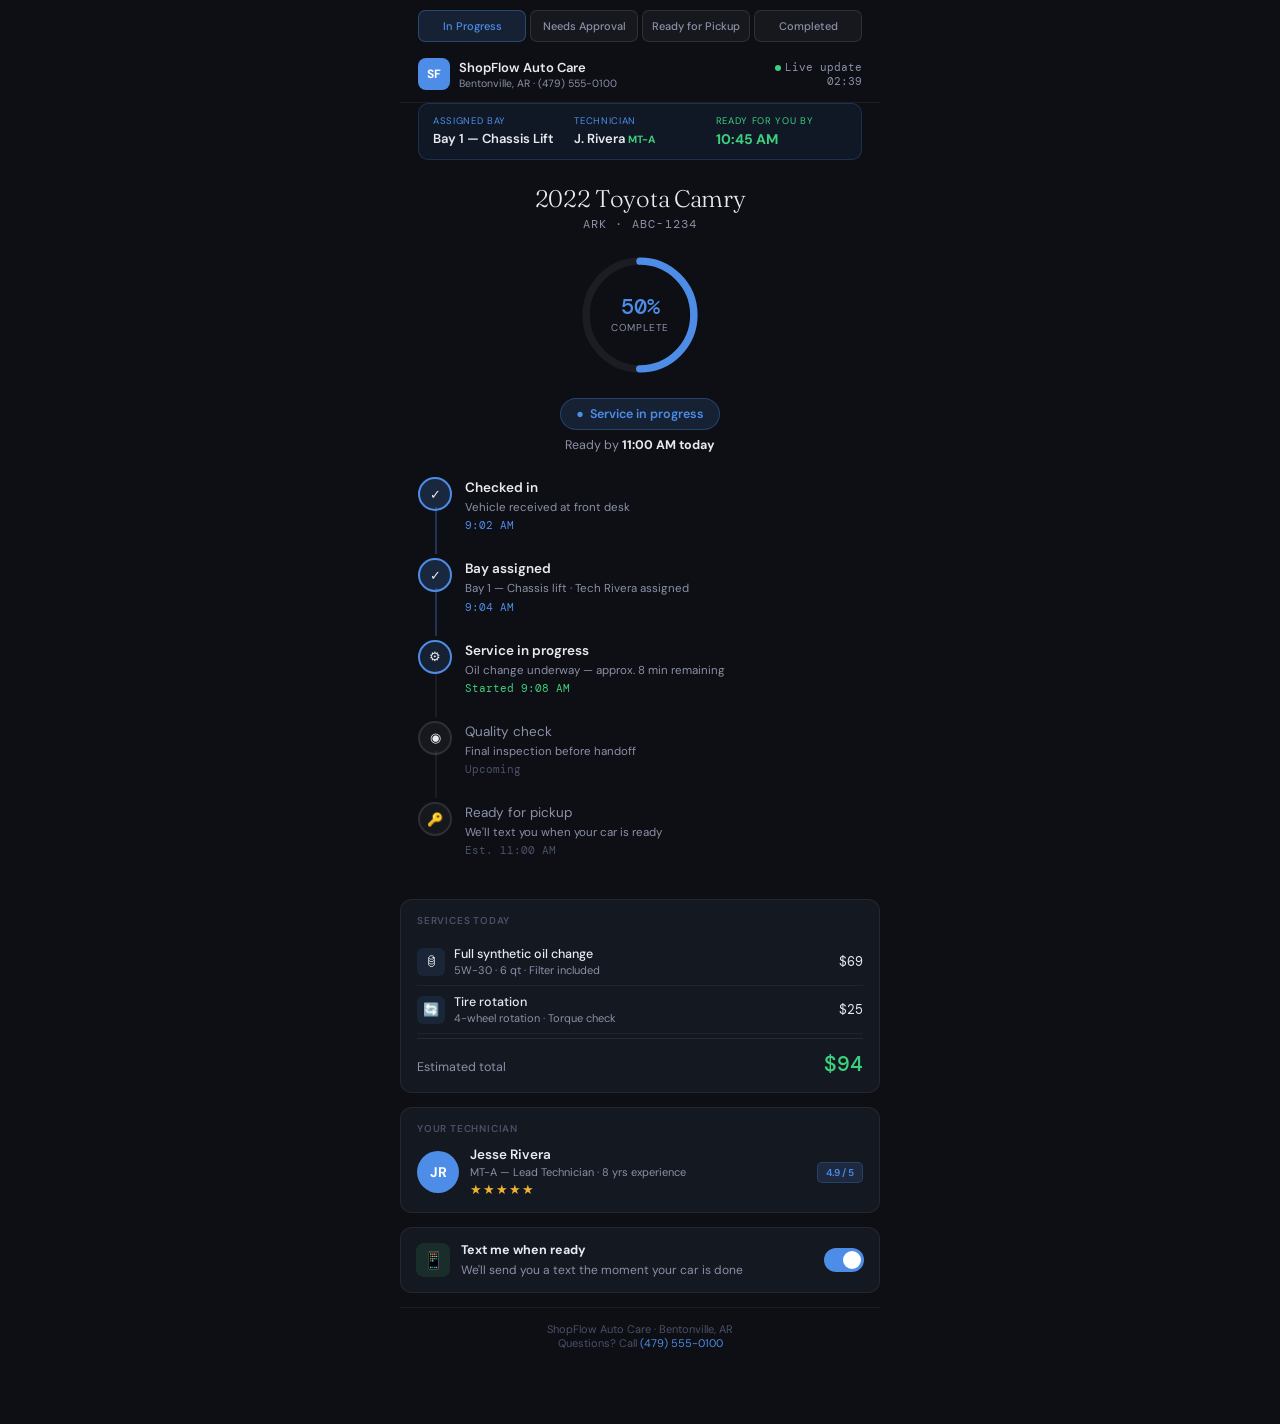
<file: customer.html>
<!DOCTYPE html>
<html lang="en" data-theme="dark">
<head>
<meta charset="UTF-8">
<meta name="viewport" content="width=device-width, initial-scale=1.0, viewport-fit=cover">
<title>ShopFlow — Your Vehicle Status</title>
<link rel="preconnect" href="https://fonts.googleapis.com">
<link rel="preconnect" href="https://fonts.gstatic.com" crossorigin>
<link href="https://fonts.googleapis.com/css2?family=DM+Sans:opsz,wght@9..40,300;9..40,400;9..40,500;9..40,600&family=DM+Mono:wght@400;500&family=Fraunces:opsz,wght@9..144,300;9..144,400&display=swap" rel="stylesheet">

<link rel="stylesheet" href="styles.css">
<!-- Google Analytics G-6XJ6CNV95V -->
<script async src="https://www.googletagmanager.com/gtag/js?id=G-6XJ6CNV95V"></script>
<script>window.dataLayer=window.dataLayer||[];function gtag(){dataLayer.push(arguments)}gtag("js",new Date());gtag("config","G-6XJ6CNV95V");</script>
</head>
<body class="customer-page">


<!-- Demo state switcher (simulates different vehicle states) -->
<div class="demo-bar">
  <button class="demo-btn active" onclick="setState('inprogress',this)">In Progress</button>
  <button class="demo-btn" onclick="setState('waitingapproval',this)">Needs Approval</button>
  <button class="demo-btn" onclick="setState('ready',this)">Ready for Pickup</button>
  <button class="demo-btn" onclick="setState('complete',this)">Completed</button>
</div>

<!-- Header -->
<div class="cust-header">
  <div class="cust-shop-logo">
    <div class="cust-shop-mark">SF</div>
    <div>
      <div class="cust-shop-name">ShopFlow Auto Care</div>
      <div class="cust-shop-addr">Bentonville, AR · (479) 555-0100</div>
    </div>
  </div>
  <div class="cust-header-time">
    <div><span class="cust-live-dot"></span>Live update</div>
    <div id="clockDisplay">--:--</div>
  </div>
</div>

<!-- Assigned bay + tech info (Point 9) -->
<div style="width:100%;max-width:480px;margin:0 auto;padding:0 18px 0">
  <div style="background:rgba(77,141,232,.08);border:1px solid rgba(77,141,232,.2);border-radius:10px;padding:11px 14px;display:flex;gap:10px;flex-wrap:wrap">
    <div style="flex:1;min-width:120px">
      <div style="font-size:9.5px;text-transform:uppercase;letter-spacing:.07em;color:#4d8de8;margin-bottom:3px">Assigned Bay</div>
      <div style="font-size:13px;font-weight:600;color:#e8eaf0">Bay 1 — Chassis Lift</div>
    </div>
    <div style="flex:1;min-width:120px">
      <div style="font-size:9.5px;text-transform:uppercase;letter-spacing:.07em;color:#4d8de8;margin-bottom:3px">Technician</div>
      <div style="font-size:13px;font-weight:600;color:#e8eaf0">J. Rivera <span style="font-size:10.5px;color:#3ccf7e;font-weight:700">MT-A</span></div>
    </div>
    <div style="flex:1;min-width:120px">
      <div style="font-size:9.5px;text-transform:uppercase;letter-spacing:.07em;color:#3ccf7e;margin-bottom:3px">Ready for you by</div>
      <div style="font-size:14px;font-weight:700;color:#3ccf7e" id="readyByTime">10:45 AM</div>
    </div>
  </div>
</div>
<!-- Status hero -->
<div class="status-hero">
  <div class="vehicle-name" id="vehicleName">2022 Toyota Camry</div>
  <div class="vehicle-plate">ARK · ABC-1234</div>
  <div class="status-ring-wrap">
    <svg class="status-ring-svg" viewBox="0 0 140 140">
      <circle class="ring-bg" cx="70" cy="70" r="58"/>
      <circle class="ring-fill" id="ringFill" cx="70" cy="70" r="58" stroke="#4d8de8"
        stroke-dasharray="364.4" stroke-dashoffset="182"/>
    </svg>
    <div class="ring-center">
      <div class="ring-pct" id="ringPct" style="color:#4d8de8">50%</div>
      <div class="ring-label">Complete</div>
    </div>
  </div>
  <div class="status-badge status-in-progress" id="statusBadge">
    <span>●</span><span id="statusText">Service in progress</span>
  </div>
  <div class="promised-time" id="promisedTime">Ready by <strong>11:00 AM today</strong></div>
</div>

<!-- Progress timeline -->
<div class="cust-timeline">
  <div class="tl-step done">
    <div class="tl-left"><div class="tl-dot done">✓</div></div>
    <div class="tl-body">
      <div class="tl-name">Checked in</div>
      <div class="tl-detail">Vehicle received at front desk</div>
      <div class="tl-time done-time">9:02 AM</div>
    </div>
  </div>
  <div class="tl-step done">
    <div class="tl-left"><div class="tl-dot done">✓</div></div>
    <div class="tl-body">
      <div class="tl-name">Bay assigned</div>
      <div class="tl-detail">Bay 1 — Chassis lift · Tech Rivera assigned</div>
      <div class="tl-time done-time">9:04 AM</div>
    </div>
  </div>
  <div class="tl-step" id="step-approval" style="display:none">
    <div class="tl-left"><div class="tl-dot active" id="dot-approval" style="background:rgba(240,178,50,.15);border:2px solid #f0b232;animation:activePulse 2s infinite">⚠</div></div>
    <div class="tl-body">
      <div class="tl-name" style="color:#f0b232">Tech recommendation — your input needed</div>
      <div class="tl-detail" id="approvalDetail">Technician found an issue requiring your decision</div>
      <div class="tl-time active-time" id="approvalTime">Bay is paused — awaiting your response</div>
    </div>
  </div>
  <div class="tl-step" id="step-service">
    <div class="tl-left"><div class="tl-dot active" id="dot-service">⚙</div></div>
    <div class="tl-body">
      <div class="tl-name" id="step-service-name">Service in progress</div>
      <div class="tl-detail" id="step-service-detail">Oil change underway — approx. 8 min remaining</div>
      <div class="tl-time active-time" id="step-service-time">Started 9:08 AM</div>
    </div>
  </div>
  <div class="tl-step" id="step-qc">
    <div class="tl-left"><div class="tl-dot pending" id="dot-qc">◉</div></div>
    <div class="tl-body">
      <div class="tl-name pending" id="step-qc-name">Quality check</div>
      <div class="tl-detail">Final inspection before handoff</div>
      <div class="tl-time" id="step-qc-time">Upcoming</div>
    </div>
  </div>
  <div class="tl-step" id="step-ready">
    <div class="tl-left"><div class="tl-dot pending" id="dot-ready">🔑</div></div>
    <div class="tl-body">
      <div class="tl-name pending" id="step-ready-name">Ready for pickup</div>
      <div class="tl-detail">We'll text you when your car is ready</div>
      <div class="tl-time" id="step-ready-time">Est. 11:00 AM</div>
    </div>
  </div>
</div>

<!-- Service details -->
<div class="cust-card">
  <div class="cust-card-title">Services today</div>
  <div class="service-line">
    <div class="svc-icon">🛢</div>
    <div class="svc-info">
      <div class="svc-name">Full synthetic oil change</div>
      <div class="svc-detail">5W-30 · 6 qt · Filter included</div>
    </div>
    <div class="svc-price">$69</div>
  </div>
  <div class="service-line">
    <div class="svc-icon">🔄</div>
    <div class="svc-info">
      <div class="svc-name">Tire rotation</div>
      <div class="svc-detail">4-wheel rotation · Torque check</div>
    </div>
    <div class="svc-price">$25</div>
  </div>
  <div class="invoice-total">
    <div class="inv-label">Estimated total</div>
    <div class="inv-amount">$94</div>
  </div>
</div>

<!-- Findings approval card (hidden initially) -->
<div class="findings-card" id="findingsCard" style="display:none">
  <div class="fc-header">
    <div class="fc-icon">⚠</div>
    <div class="fc-title">Tech found — your approval needed</div>
  </div>
  <div class="finding-item">
    <div class="fi-dot"></div>
    <div class="fi-text">
      Cabin air filter — heavily soiled, recommend replacement
      <span>PN-3310 Honda · +$35 · 15 min · Extends A/C efficiency</span>
    </div>
  </div>
  <div class="finding-item">
    <div class="fi-dot"></div>
    <div class="fi-text">
      Rear wiper blade — cracked rubber, smearing
      <span>22" standard · +$18 · 5 min · Visibility safety item</span>
    </div>
  </div>
  <div class="approve-btns">
    <button class="btn-approve btn-yes" onclick="approveFinding()">Approve both — $53 added</button>
    <button class="btn-approve btn-no">Decline</button>
  </div>
</div>

<!-- Technician -->
<div class="cust-card">
  <div class="cust-card-title">Your technician</div>
  <div class="tech-card-cust">
    <div class="tech-av-cust">JR</div>
    <div>
      <div class="tech-name-cust">Jesse Rivera</div>
      <div class="tech-role-cust">MT-A — Lead Technician · 8 yrs experience</div>
      <div class="tech-stars">★★★★★</div>
    </div>
    <div class="tech-badge-cust">4.9 / 5</div>
  </div>
</div>

<!-- Notification opt-in -->
<div class="notif-cta">
  <div class="nc-icon">📱</div>
  <div class="nc-text">
    <strong>Text me when ready</strong>
    We'll send you a text the moment your car is done
  </div>
  <div class="nc-toggle" id="smsToggle" onclick="toggleSMS(this)"></div>
</div>

<!-- Survey (shown when complete) -->
<div class="survey-card" id="surveyCard" style="display:none">
  <div class="survey-title">How was your visit?</div>
  <div class="survey-sub">Your feedback helps us improve</div>
  <div class="star-row" id="starRow">
    <span class="star" onclick="rateStar(1)">★</span>
    <span class="star" onclick="rateStar(2)">★</span>
    <span class="star" onclick="rateStar(3)">★</span>
    <span class="star" onclick="rateStar(4)">★</span>
    <span class="star" onclick="rateStar(5)">★</span>
  </div>
</div>

<!-- Pay link card (shown when complete) (Point 10) -->
<div class="cust-card" id="payCard" style="display:none;background:rgba(60,207,126,.07);border:1px solid rgba(60,207,126,.25)">
  <div class="cust-card-title" style="color:#3ccf7e">Payment — your car is ready</div>
  <div style="display:flex;justify-content:space-between;align-items:center;padding:8px 0;border-bottom:1px solid rgba(255,255,255,.08);font-size:13px">
    <span style="color:#8b90a8">Full synthetic oil change</span><span style="color:#e8eaf0">$69</span>
  </div>
  <div style="display:flex;justify-content:space-between;align-items:center;padding:8px 0;border-bottom:1px solid rgba(255,255,255,.08);font-size:13px">
    <span style="color:#8b90a8">Tire rotation</span><span style="color:#e8eaf0">$25</span>
  </div>
  <div style="display:flex;justify-content:space-between;align-items:center;padding:10px 0 0;font-size:15px;font-weight:600">
    <span style="color:#e8eaf0">Total due</span><span style="color:#3ccf7e;font-family:var(--font-mono)">$94</span>
  </div>
  <button onclick="payNow()" style="width:100%;margin-top:14px;padding:13px;border-radius:10px;border:none;background:#3ccf7e;color:#0a2010;font-size:14px;font-weight:700;cursor:pointer;font-family:var(--font-sans)">Pay $94 — Pick up keys anytime ✓</button>
  <div style="text-align:center;margin-top:8px;font-size:10.5px;color:#4a5068">Secure payment · Keys at front desk when done</div>
</div>
<div class="cust-footer">
  ShopFlow Auto Care · Bentonville, AR<br>
  Questions? Call <a href="tel:4795550100" style="color:#4d8de8">(479) 555-0100</a>
</div>

<script>
// Clock
function tick(){const n=new Date();document.getElementById('clockDisplay').textContent=String(n.getHours()).padStart(2,'0')+':'+String(n.getMinutes()).padStart(2,'0')}
setInterval(tick,1000);tick();

// States - updated for points 9, 10, 11
const STATES = {
  inprogress:{pct:50,ringColor:'#4d8de8',badgeClass:'status-in-progress',badgeText:'Service in progress',promised:'Ready by <strong>10:45 AM today</strong>',showFindings:false,showApproval:false,showSurvey:false,showPay:false,serviceStep:'active',qcStep:'pending',readyStep:'pending',readyByTime:'10:45 AM'},
  waitingapproval:{pct:65,ringColor:'#f0b232',badgeClass:'status-waiting',badgeText:'⚠ Tech recommendation — your approval needed',promised:'Bay <strong>paused</strong> — ready after your response',showFindings:true,showApproval:true,showSurvey:false,showPay:false,serviceStep:'active',qcStep:'pending',readyStep:'pending',readyByTime:'11:15 AM (after approval)'},
  ready:{pct:100,ringColor:'#3ccf7e',badgeClass:'status-ready',badgeText:'Your car is ready for pickup!',promised:'Keys at <strong>front desk · Bay 1 entrance</strong>',showFindings:false,showApproval:false,showSurvey:false,showPay:true,serviceStep:'done',qcStep:'done',readyStep:'active',readyByTime:'Ready now ✓'},
  complete:{pct:100,ringColor:'#3ccf7e',badgeClass:'status-done',badgeText:'Service complete — thank you!',promised:'Receipt sent to <strong>sarah@email.com</strong>',showFindings:false,showApproval:false,showSurvey:true,showPay:false,serviceStep:'done',qcStep:'done',readyStep:'done',readyByTime:'Complete ✓'},
};

const CIRCUMFERENCE = 2 * Math.PI * 58;

function setState(key, btn){
  const s = STATES[key];
  document.querySelectorAll('.demo-btn').forEach(b=>b.classList.remove('active'));
  btn.classList.add('active');

  // Ring
  const offset = CIRCUMFERENCE - (s.pct / 100) * CIRCUMFERENCE;
  document.getElementById('ringFill').style.strokeDashoffset = offset;
  document.getElementById('ringFill').style.stroke = s.ringColor;
  document.getElementById('ringPct').style.color = s.ringColor;
  document.getElementById('ringPct').textContent = s.pct + '%';

  // Ready by time (Point 9)
  const rbt = document.getElementById('readyByTime');
  if(rbt) rbt.textContent = s.readyByTime;

  // Show/hide approval step in timeline (Point 11)
  const approvalStep = document.getElementById('step-approval');
  if(approvalStep) approvalStep.style.display = s.showApproval ? 'flex' : 'none';

  // Pay card (Point 10)
  const payCard = document.getElementById('payCard');
  if(payCard) payCard.style.display = s.showPay ? 'block' : 'none';

  // Badge
  const badge = document.getElementById('statusBadge');
  badge.className = 'status-badge ' + s.badgeClass;
  document.getElementById('statusText').textContent = s.badgeText;
  document.getElementById('promisedTime').innerHTML = s.promised;

  // Findings & survey
  document.getElementById('findingsCard').style.display = s.showFindings ? 'block' : 'none';
  document.getElementById('surveyCard').style.display = s.showSurvey ? 'flex' : 'none';
  if(s.showSurvey) document.getElementById('surveyCard').style.flexDirection='column';

  // Steps
  setStep('service', s.serviceStep);
  setStep('qc', s.qcStep);
  setStep('ready', s.readyStep);

  if(key==='ready'){
    document.getElementById('step-ready-name').textContent='Car is ready — come pick up';
    document.getElementById('step-ready-name').classList.remove('pending');
    document.getElementById('step-ready-time').textContent='Now · Bay 1 entrance';
    document.getElementById('step-ready-time').className='tl-time active-time';
  } else {
    document.getElementById('step-ready-name').textContent='Ready for pickup';
    document.getElementById('step-ready-name').className='tl-name pending';
    document.getElementById('step-ready-time').textContent='Est. 11:00 AM';
    document.getElementById('step-ready-time').className='tl-time';
  }
}

function setStep(name, state){
  const dot = document.getElementById('dot-'+name);
  const nameEl = document.getElementById('step-'+name+'-name');
  dot.className = 'tl-dot ' + (state==='active'?'active':state==='done'?'done':'pending');
  if(nameEl) nameEl.className = 'tl-name' + (state==='pending'?' pending':'');
  const step = document.getElementById('step-'+name);
  if(step){
    const prev = step.previousElementSibling;
    if(prev && prev.classList.contains('tl-step')){
      if(state!=='pending') prev.classList.add('done');
      else prev.classList.remove('done');
    }
  }
}

function approveFinding(){
  document.getElementById('findingsCard').innerHTML='<div style="text-align:center;padding:8px 0;color:#3ccf7e;font-weight:600;font-size:13px">✓ Approved — tech notified. Est. +20 min added. Ready by 11:35 AM.</div>';
  // Hide approval timeline step after approval
  const approvalStep = document.getElementById('step-approval');
  if(approvalStep) setTimeout(()=>{ approvalStep.style.display='none'; }, 1500);
}

function payNow(){
  const payCard = document.getElementById('payCard');
  if(payCard){
    payCard.innerHTML='<div style="text-align:center;padding:16px 0"><div style="font-size:32px;margin-bottom:8px">✓</div><div style="font-size:15px;font-weight:700;color:#3ccf7e;margin-bottom:4px">Payment received — $94</div><div style="font-size:12px;color:#8b90a8">Receipt sent to your phone. Keys are at the front desk — pick up anytime!</div></div>';
  }
}

function toggleSMS(el){el.style.background=el.style.background==='rgb(60, 207, 126)'?'rgba(77,141,232,1)':'rgb(60,207,126)'}

function rateStar(n){
  document.querySelectorAll('.star').forEach((s,i)=>{s.classList.toggle('lit',i<n)});
  setTimeout(()=>{
    document.getElementById('surveyCard').innerHTML='<div style="padding:8px 0;color:#3ccf7e;font-size:14px;font-weight:600">Thank you for your feedback!</div><div style="font-size:12px;color:#8b90a8;margin-top:4px">We appreciate you choosing ShopFlow.</div>';
  },600);
}

// Init ring
document.addEventListener('DOMContentLoaded',()=>{
  const c=2*Math.PI*58;
  document.getElementById('ringFill').style.strokeDasharray=c;
  document.getElementById('ringFill').style.strokeDashoffset=c-(0.5*c);
});
document.getElementById('ringFill').setAttribute('stroke-dasharray', CIRCUMFERENCE);
document.getElementById('ringFill').setAttribute('stroke-dashoffset', CIRCUMFERENCE * 0.5);
</script>
</body>
</html>
</file>
<file: styles.css>
/* ═══════════════════════════════════════════════════
   ShopFlow AI — Mobile-First Design System
   Base = mobile. Desktop added via min-width queries.
   ═══════════════════════════════════════════════════ */

:root {
  --font-sans: 'DM Sans', sans-serif;
  --font-serif: 'Fraunces', serif;
  --font-mono: 'DM Mono', monospace;
  --sidebar-w: 238px;
  --topbar-h: 52px;
}

[data-theme="dark"] {
  --bg:#0b0d10; --bg2:#111418; --bg3:#181c24; --bg4:#1e2330;
  --border:rgba(255,255,255,0.07); --border2:rgba(255,255,255,0.13);
  --t1:#e8eaf0; --t2:#8b90a8; --t3:#4a5068;
  --blue:#4d8de8; --green:#3ccf7e; --amber:#f0b232; --red:#f06060; --purple:#a78bfa; --teal:#2dd4bf;
  --sidebar-bg:#0d0f12; --sidebar-br:rgba(255,255,255,0.05);
  --topbar-bg:rgba(13,15,18,0.96);
  --panel-bg:#111418; --kpi-bg:#111418;
  --impact-bg:rgba(77,141,232,0.06); --impact-br:rgba(77,141,232,0.2);
  --scrollbar:#2a2f45;
}
[data-theme="light"] {
  --bg:#f4f5f8; --bg2:#ffffff; --bg3:#f8f9fc; --bg4:#eef0f8;
  --border:rgba(0,0,0,0.08); --border2:rgba(0,0,0,0.14);
  --t1:#1a1d2e; --t2:#5a6075; --t3:#a8b0c8;
  --blue:#2563eb; --green:#16a34a; --amber:#d97706; --red:#dc2626; --purple:#7c3aed; --teal:#0891b2;
  --sidebar-bg:#1a1d2e; --sidebar-br:rgba(255,255,255,0.07);
  --topbar-bg:rgba(244,245,248,0.96);
  --panel-bg:#ffffff; --kpi-bg:#ffffff;
  --impact-bg:rgba(37,99,235,0.04); --impact-br:rgba(37,99,235,0.18);
  --scrollbar:#d0d4e0;
}

/* ── Reset ── */
*,*::before,*::after{box-sizing:border-box;margin:0;padding:0}
html{font-size:14px;-webkit-text-size-adjust:100%}

/* ══════════════════════════════════════════
   BODY — display:block, no flex, mobile safe
══════════════════════════════════════════ */
body{
  font-family:var(--font-sans);
  background:var(--bg);
  color:var(--t1);
  display:block;
  width:100%;
  max-width:100vw;
  min-height:100vh;
  overflow-x:hidden;
}
a{text-decoration:none;color:inherit}
button{font-family:var(--font-sans);cursor:pointer}
::-webkit-scrollbar{width:4px;height:4px}
::-webkit-scrollbar-track{background:transparent}
::-webkit-scrollbar-thumb{background:var(--scrollbar);border-radius:2px}
@keyframes blink{0%,100%{opacity:1}50%{opacity:.35}}
@keyframes fadeUp{from{opacity:0;transform:translateY(5px)}to{opacity:1;transform:translateY(0)}}

/* ══════════════════════════════════════════
   SIDEBAR
   MOBILE DEFAULT: hidden off-screen
   DESKTOP (769px+): always visible
══════════════════════════════════════════ */
.sidebar{
  position:fixed;top:0;left:0;bottom:0;
  width:var(--sidebar-w);
  background:var(--sidebar-bg);
  border-right:1px solid var(--sidebar-br);
  display:flex;flex-direction:column;
  z-index:300;
  overflow-y:auto;
  -webkit-overflow-scrolling:touch;
  transform:translateX(-100%);
  transition:transform .28s cubic-bezier(.4,0,.2,1),background .3s;
}
.sidebar.open{transform:translateX(0)}
@media(min-width:769px){.sidebar{transform:translateX(0)}}

.sidebar-overlay{
  display:none;position:fixed;inset:0;
  background:rgba(0,0,0,.6);z-index:290;
}
.sidebar-overlay.active{display:block}

.sidebar-header{padding:18px 18px 14px;border-bottom:1px solid var(--sidebar-br);flex-shrink:0}
.logo{display:flex;align-items:center;gap:10px}
.logo-mark{width:34px;height:34px;background:var(--blue);border-radius:8px;display:flex;align-items:center;justify-content:center;font-weight:700;font-size:13px;color:#fff;flex-shrink:0}
.logo-name{display:block;font-weight:600;font-size:14px;color:#fff}
.logo-sub{display:block;font-size:10px;color:rgba(255,255,255,.4);margin-top:1px}
.sidebar-nav{flex:1;padding:10px 8px;overflow-y:auto;-webkit-overflow-scrolling:touch}
.nav-section-label{font-size:9.5px;font-weight:600;text-transform:uppercase;letter-spacing:.1em;color:rgba(255,255,255,.28);padding:14px 10px 5px}
.nav-item{display:flex;align-items:center;gap:9px;padding:9px 10px;border-radius:7px;font-size:12.5px;color:rgba(255,255,255,.55);cursor:pointer;margin-bottom:1px;transition:background .15s,color .15s;text-decoration:none;-webkit-tap-highlight-color:transparent}
.nav-item:hover{background:rgba(255,255,255,.06);color:rgba(255,255,255,.85)}
.nav-item.active{background:var(--blue);color:#fff;font-weight:500}
.nav-icon{font-size:13px;opacity:.6;width:16px;text-align:center;flex-shrink:0}
.nav-item.active .nav-icon{opacity:1}
.nav-badge{margin-left:auto;font-size:9px;font-weight:600;background:rgba(60,207,126,.2);color:#3ccf7e;border-radius:4px;padding:1px 5px}
.sidebar-footer{padding:12px 16px;border-top:1px solid var(--sidebar-br);flex-shrink:0}
.store-info{display:flex;align-items:center;gap:8px}
.store-dot{width:7px;height:7px;background:var(--green);border-radius:50%;flex-shrink:0;animation:blink 2s infinite}
.store-name{font-size:11px;color:rgba(255,255,255,.6);font-weight:500}
.store-status{font-size:10px;color:rgba(255,255,255,.3);margin-top:1px}

/* ══════════════════════════════════════════
   TOPBAR
   MOBILE DEFAULT: left:0 (full width)
   DESKTOP (769px+): left:238px
══════════════════════════════════════════ */
.topbar{
  position:fixed;top:0;left:0;right:0;
  height:var(--topbar-h);
  background:var(--topbar-bg);
  backdrop-filter:blur(12px);
  -webkit-backdrop-filter:blur(12px);
  border-bottom:1px solid var(--border);
  display:flex;align-items:center;justify-content:space-between;
  padding:0 14px;z-index:200;
}
@media(min-width:769px){.topbar{left:var(--sidebar-w);padding:0 20px}}

.topbar-left{display:flex;align-items:center;gap:8px;min-width:0;flex:1}
.topbar-right{display:flex;align-items:center;gap:10px;flex-shrink:0}

/* Hamburger — shown mobile, hidden desktop */
.hamburger{
  display:flex;flex-direction:column;justify-content:center;gap:5px;
  width:36px;height:36px;background:none;border:none;
  cursor:pointer;padding:6px;flex-shrink:0;
  -webkit-tap-highlight-color:transparent;
}
.hamburger span{display:block;width:20px;height:2px;background:var(--t1);border-radius:2px;transition:transform .25s,opacity .25s}
.hamburger.open span:nth-child(1){transform:translateY(7px) rotate(45deg)}
.hamburger.open span:nth-child(2){opacity:0}
.hamburger.open span:nth-child(3){transform:translateY(-7px) rotate(-45deg)}
@media(min-width:769px){.hamburger{display:none}}

.breadcrumb{font-family:var(--font-serif);font-size:14px;font-weight:400;color:var(--t1);white-space:nowrap;overflow:hidden;text-overflow:ellipsis}
@media(min-width:769px){.breadcrumb{font-size:16px}}

.live-badge{font-size:10px;font-weight:600;color:var(--green);letter-spacing:.05em;animation:blink 2s infinite;white-space:nowrap}
.clock-display{font-family:var(--font-mono);font-size:11px;color:var(--t2);display:none}
@media(min-width:769px){.clock-display{display:block}}

.theme-toggle{width:32px;height:32px;border-radius:50%;border:1px solid var(--border2);background:transparent;color:var(--t2);font-size:14px;cursor:pointer;display:flex;align-items:center;justify-content:center;-webkit-tap-highlight-color:transparent}
.user-avatar{width:30px;height:30px;border-radius:50%;background:var(--blue);display:flex;align-items:center;justify-content:center;font-size:11px;font-weight:700;color:#fff;flex-shrink:0}

/* ══════════════════════════════════════════
   PAGE WRAP
   MOBILE DEFAULT: margin-left:0 (full width)
   DESKTOP (769px+): margin-left:238px
══════════════════════════════════════════ */
.page-wrap{
  margin-left:0;
  padding-top:var(--topbar-h);
  min-height:100vh;
  /* NO width:100% — block elements fill available width naturally */
  overflow-x:hidden;
}
@media(min-width:769px){
  .page-wrap{
    margin-left:var(--sidebar-w);
    /* width is naturally viewport - sidebar-w since body is display:block */
  }
}

/* ══════════════════════════════════════════
   SCREENS
══════════════════════════════════════════ */
.screen{display:none;padding:14px 12px 64px;animation:fadeUp .2s ease}
.screen.active{display:block}
@media(min-width:769px){.screen{padding:22px 22px 56px}}

/* Screen hero */
.screen-hero{margin-bottom:14px}
.screen-title{font-family:var(--font-serif);font-size:21px;font-weight:300;color:var(--t1);letter-spacing:-.3px;line-height:1.2}
.screen-subtitle{font-size:12px;color:var(--t2);margin-top:5px;line-height:1.5}
@media(min-width:769px){.screen-title{font-size:26px}}
@media(min-width:900px){
  .screen-hero{display:grid;grid-template-columns:1fr 1fr;gap:20px;align-items:start;margin-bottom:22px}
}
.impact-card{background:var(--impact-bg);border:1px solid var(--impact-br);border-radius:10px;padding:12px 14px;display:flex;gap:10px;margin-top:12px}
@media(min-width:900px){.impact-card{margin-top:0}}
.impact-icon{font-size:16px;color:var(--blue);flex-shrink:0;margin-top:1px}
.impact-title{font-size:10px;font-weight:600;text-transform:uppercase;letter-spacing:.06em;color:var(--blue);margin-bottom:5px}
.impact-text{font-size:11px;color:var(--t2);line-height:1.6}
.impact-text strong{color:var(--t1);font-weight:500}

/* KPI row — 2 cols mobile → 3 → 6 */
.kpi-row{display:grid;grid-template-columns:repeat(2,1fr);gap:8px;margin-bottom:14px}
@media(min-width:600px){.kpi-row{grid-template-columns:repeat(3,1fr)}}
@media(min-width:900px){.kpi-row{grid-template-columns:repeat(6,1fr);gap:10px;margin-bottom:18px}}
.kpi-card{background:var(--kpi-bg);border:1px solid var(--border);border-radius:10px;padding:12px 13px}
.kpi-label{font-size:9.5px;text-transform:uppercase;letter-spacing:.06em;color:var(--t3);margin-bottom:5px}
.kpi-value{font-family:var(--font-serif);font-size:20px;font-weight:300;color:var(--t1);letter-spacing:-.3px;line-height:1}
.kpi-trend{font-size:10px;margin-top:4px}
@media(min-width:769px){.kpi-value{font-size:22px}}
.up{color:var(--green)}.dn{color:var(--red)}.warn{color:var(--amber)}

/* Layouts */
.two-col{display:flex;flex-direction:column;gap:12px}
.three-col{display:flex;flex-direction:column;gap:12px}
@media(min-width:769px){.two-col{display:grid;grid-template-columns:repeat(2,1fr);gap:14px}}
@media(min-width:769px){.three-col{display:grid;grid-template-columns:repeat(3,1fr);gap:14px}}

/* Panels */
.panel{background:var(--panel-bg);border:1px solid var(--border);border-radius:12px}
.panel-header{display:flex;align-items:center;justify-content:space-between;padding:12px 14px;border-bottom:1px solid var(--border)}
.panel-body{padding:14px}
.panel-title{font-size:10.5px;font-weight:600;text-transform:uppercase;letter-spacing:.07em;color:var(--t2)}
.panel-badge{font-size:10px;background:var(--bg3);border:1px solid var(--border2);border-radius:10px;padding:2px 8px;color:var(--t2)}
.ai-pill{font-size:10px;font-weight:600;background:rgba(167,139,250,.12);color:var(--purple);border:1px solid rgba(167,139,250,.25);border-radius:10px;padding:2px 8px}
.count-badge{font-size:10px;font-weight:600;background:rgba(77,141,232,.12);color:var(--blue);border-radius:8px;padding:2px 7px}

/* Buttons */
.btn-primary{background:var(--blue);color:#fff;border:none;border-radius:7px;padding:9px 16px;font-size:12.5px;font-weight:500;cursor:pointer;transition:opacity .15s;-webkit-tap-highlight-color:transparent}
.btn-primary:active{opacity:.75}
.btn-outline{background:transparent;color:var(--t1);border:1px solid var(--border2);border-radius:7px;padding:9px 16px;font-size:12.5px;font-weight:500;cursor:pointer;transition:background .15s;-webkit-tap-highlight-color:transparent}
.btn-outline:active{background:var(--bg3)}
.btn-sm{padding:5px 11px;font-size:11px}

/* Mini bay grid */
.mini-bay-grid{display:grid;grid-template-columns:repeat(4,1fr);gap:5px}
.mini-bay{aspect-ratio:1;border-radius:5px;display:flex;align-items:center;justify-content:center;font-size:9px;font-weight:600;cursor:pointer;-webkit-tap-highlight-color:transparent}
.mini-bay.occupied{background:rgba(240,96,96,.18);color:var(--red);border:1px solid rgba(240,96,96,.3)}
.mini-bay.reserved{background:rgba(240,178,50,.18);color:var(--amber);border:1px solid rgba(240,178,50,.3)}
.mini-bay.available{background:rgba(60,207,126,.12);color:var(--green);border:1px solid rgba(60,207,126,.22)}
.mini-bay.turnover{background:rgba(255,255,255,.04);color:var(--t3);border:1px solid var(--border)}

/* Panel legend */
.panel-legend{display:flex;flex-wrap:wrap;gap:10px;margin-top:10px;font-size:10.5px;color:var(--t2);padding:0 0 2px}
.legend-dot{display:inline-block;width:8px;height:8px;border-radius:2px;margin-right:4px}
.legend-dot.occupied{background:var(--red)}.legend-dot.reserved{background:var(--amber)}
.legend-dot.available{background:var(--green)}.legend-dot.turnover{background:var(--t3)}

/* Bay full grid */
.bay-controls{display:flex;flex-direction:column;gap:8px;margin-bottom:14px}
@media(min-width:600px){.bay-controls{flex-direction:row;flex-wrap:wrap}}
.filter-group{display:flex;gap:5px;flex-wrap:wrap}
.filter-btn{background:var(--bg3);border:1px solid var(--border);color:var(--t2);border-radius:6px;padding:6px 11px;font-size:11px;cursor:pointer;transition:all .12s;font-family:var(--font-sans);-webkit-tap-highlight-color:transparent}
.filter-btn.active{background:var(--blue);border-color:var(--blue);color:#fff}
.bay-full-grid{display:grid;grid-template-columns:repeat(2,1fr);gap:8px}
@media(min-width:600px){.bay-full-grid{grid-template-columns:repeat(4,1fr)}}
.bay-card{background:var(--panel-bg);border:1px solid var(--border);border-radius:10px;padding:12px;cursor:pointer;transition:border-color .15s;-webkit-tap-highlight-color:transparent}
.bay-card.occupied{background:rgba(240,96,96,.06);border-color:rgba(240,96,96,.5)}
.bay-card.reserved{background:rgba(240,178,50,.06);border-color:rgba(240,178,50,.5)}
.bay-card.available{background:rgba(60,207,126,.06);border-color:rgba(60,207,126,.5)}
.bay-card.turnover{border-color:rgba(255,255,255,.18)}
.bay-id{font-family:var(--font-mono);font-size:10.5px;color:var(--t3);margin-bottom:3px}
.bay-type{font-size:12px;font-weight:600;color:var(--t1);margin-bottom:2px}
.bay-cap{font-size:10px;color:var(--t3);margin-bottom:7px}
.bay-status-tag{display:inline-block;font-size:9.5px;font-weight:600;border-radius:4px;padding:2px 7px;text-transform:uppercase}
.bay-status-tag.occupied{background:rgba(240,96,96,.22);color:var(--red);font-weight:700}
.bay-status-tag.reserved{background:rgba(240,178,50,.22);color:var(--amber);font-weight:700}
.bay-status-tag.available{background:rgba(60,207,126,.2);color:var(--green);font-weight:700}
.bay-status-tag.turnover{background:rgba(255,255,255,.08);color:var(--t2);font-weight:700}
.bay-car{font-size:10.5px;color:var(--t2);margin-top:5px;white-space:nowrap;overflow:hidden;text-overflow:ellipsis}
.bay-tech{font-size:10px;color:var(--t3);margin-top:2px}

/* Alerts */
.alert-list{display:flex;flex-direction:column;gap:8px;padding:12px 14px}
.alert-item{display:flex;gap:9px;padding:10px 12px;border-radius:8px}
.alert-warn{background:rgba(240,178,50,.07);border:1px solid rgba(240,178,50,.2)}
.alert-info{background:rgba(77,141,232,.07);border:1px solid rgba(77,141,232,.2)}
.alert-danger{background:rgba(240,96,96,.07);border:1px solid rgba(240,96,96,.2)}
.alert-dot{width:7px;height:7px;border-radius:50%;margin-top:3px;flex-shrink:0}
.alert-dot.warn{background:var(--amber)}.alert-dot.info{background:var(--blue)}.alert-dot.danger{background:var(--red)}
.alert-title{font-size:12px;font-weight:600;color:var(--t1);margin-bottom:3px}
.alert-text{font-size:11px;color:var(--t2);line-height:1.5}

/* WO mini */
.wo-list{display:flex;flex-direction:column}
.wo-row{display:flex;align-items:center;justify-content:space-between;padding:8px 14px;border-bottom:1px solid var(--border);font-size:11.5px}
.wo-row:last-child{border-bottom:none}
.wo-car{color:var(--t1);flex:1;min-width:0;white-space:nowrap;overflow:hidden;text-overflow:ellipsis;padding-right:8px}
.wo-bay{font-family:var(--font-mono);font-size:10.5px;background:var(--bg3);border-radius:4px;padding:2px 6px;color:var(--t2);margin-right:8px;flex-shrink:0}
.wo-status{font-size:10px;border-radius:4px;padding:2px 7px;font-weight:600;flex-shrink:0}
.wo-status.in-progress{background:rgba(77,141,232,.14);color:var(--blue)}
.wo-status.diag{background:rgba(167,139,250,.14);color:var(--purple)}
.wo-status.qc{background:rgba(240,178,50,.14);color:var(--amber)}
.wo-status.ready{background:rgba(60,207,126,.14);color:var(--green)}

/* Appt mini */
.appt-list{display:flex;flex-direction:column}
.appt-row{display:flex;align-items:center;gap:8px;padding:7px 14px;border-bottom:1px solid var(--border);font-size:12px}
.appt-row:last-child{border-bottom:none}
.appt-time{font-family:var(--font-mono);font-size:10.5px;color:var(--t3);width:36px;flex-shrink:0}
.appt-name{flex:1;color:var(--t1);min-width:0;white-space:nowrap;overflow:hidden;text-overflow:ellipsis}
.appt-svc{font-size:10.5px;color:var(--t2);background:var(--bg3);border-radius:4px;padding:2px 6px;flex-shrink:0}

/* Tech list */
.tech-list{display:flex;flex-direction:column;gap:8px;padding:12px 14px}
.tech-row{display:flex;align-items:center;gap:9px}
.tech-avatar{width:30px;height:30px;border-radius:50%;background:var(--blue);display:flex;align-items:center;justify-content:center;font-size:10px;font-weight:700;color:#fff;flex-shrink:0}
.tech-info{flex:1;min-width:0}
.tech-name{font-size:12px;font-weight:600;color:var(--t1);white-space:nowrap;overflow:hidden;text-overflow:ellipsis}
.tech-task{font-size:10.5px;color:var(--t3);margin-top:1px;white-space:nowrap;overflow:hidden;text-overflow:ellipsis}
.tech-ratio{font-family:var(--font-mono);font-size:12px;font-weight:600;flex-shrink:0}
.tech-ratio.high{color:var(--green)}.tech-ratio.mid{color:var(--blue)}.tech-ratio.low{color:var(--red)}

/* Appt full */
.appt-header-row{display:none}
.appt-full-row{display:flex;flex-wrap:wrap;gap:4px 10px;padding:10px 14px;border-bottom:1px solid var(--border);cursor:pointer;transition:background .12s;font-size:12px}
.appt-full-row:last-child{border-bottom:none}
.appt-full-row.risk{background:rgba(240,96,96,.04)}
.appt-full-row.completed{opacity:.5}
@media(min-width:700px){
  .appt-header-row{display:grid;grid-template-columns:55px 1fr 1fr 1fr 50px 90px;gap:10px;padding:8px 14px;font-size:10px;font-weight:600;text-transform:uppercase;letter-spacing:.07em;color:var(--t3);border-bottom:1px solid var(--border)}
  .appt-full-row{display:grid;grid-template-columns:55px 1fr 1fr 1fr 50px 90px;gap:10px;flex-wrap:unset;align-items:center}
}
.appt-t{font-family:var(--font-mono);font-size:10.5px;color:var(--t3)}
.bay-tag{font-family:var(--font-mono);font-size:10.5px;background:var(--bg3);border-radius:4px;padding:2px 6px}
.status-badge{font-size:10px;font-weight:600;border-radius:4px;padding:2px 7px}
.status-badge.confirmed{background:rgba(77,141,232,.14);color:var(--blue)}
.status-badge.in-bay{background:rgba(60,207,126,.14);color:var(--green)}
.status-badge.upcoming{background:rgba(255,255,255,.06);color:var(--t2)}
.status-badge.risk{background:rgba(240,96,96,.14);color:var(--red)}
.status-badge.completed{color:var(--t3)}

/* Waitlist */
.waitlist{display:flex;flex-direction:column}
.wait-row{display:flex;align-items:center;gap:9px;padding:9px 14px;border-bottom:1px solid var(--border)}
.wait-row:last-child{border-bottom:none}
.wait-pos{width:22px;height:22px;border-radius:50%;background:var(--bg3);display:flex;align-items:center;justify-content:center;font-size:10px;font-weight:600;color:var(--t2);flex-shrink:0}
.wait-info{flex:1;min-width:0}
.wait-name{font-size:12px;color:var(--t1);white-space:nowrap;overflow:hidden;text-overflow:ellipsis}
.wait-detail{font-size:10.5px;color:var(--t3);margin-top:1px}
.wait-eta{font-family:var(--font-mono);font-size:11px;color:var(--blue);flex-shrink:0}

/* Risk */
.risk-list{display:flex;flex-direction:column;gap:8px;padding:12px 14px}
.risk-row{display:flex;align-items:center;gap:9px;padding:9px 11px;border-radius:8px}
.high-risk{background:rgba(240,96,96,.07);border:1px solid rgba(240,96,96,.2)}
.med-risk{background:rgba(240,178,50,.07);border:1px solid rgba(240,178,50,.2)}
.risk-score{font-size:9px;font-weight:700;letter-spacing:.05em;width:30px;flex-shrink:0}
.high-risk .risk-score{color:var(--red)}.med-risk .risk-score{color:var(--amber)}
.risk-info{flex:1;min-width:0}
.risk-name{font-size:12px;color:var(--t1);font-weight:500}
.risk-detail{font-size:10.5px;color:var(--t3);margin-top:2px}

/* Walk-in */
.intake-form{display:flex;flex-direction:column;gap:12px;padding:14px}
.form-row{display:flex;flex-direction:column;gap:12px}
@media(min-width:600px){.form-row{flex-direction:row}}
.form-group{display:flex;flex-direction:column;gap:5px;flex:1}
.form-group label{font-size:10.5px;font-weight:600;text-transform:uppercase;letter-spacing:.06em;color:var(--t2);min-height:32px;display:flex;align-items:flex-end;flex-wrap:wrap;gap:4px;padding-bottom:2px}
.form-input{background:var(--bg3);border:1px solid var(--border2);border-radius:7px;padding:10px 12px;font-size:16px;color:var(--t1);font-family:var(--font-sans);outline:none;transition:border-color .15s;-webkit-appearance:none}
.form-input:focus{border-color:var(--blue)}
.form-actions{display:flex;flex-direction:column;gap:8px}
@media(min-width:600px){.form-actions{flex-direction:row}}
.ai-suggestion{background:rgba(167,139,250,.06);border:1px solid rgba(167,139,250,.2);border-radius:10px;padding:12px}
.ai-suggestion-header{font-size:10px;font-weight:600;color:var(--purple);text-transform:uppercase;letter-spacing:.07em;margin-bottom:8px}
.suggestion-result{padding:8px 10px;border-radius:7px;background:var(--bg3);margin-bottom:5px}
.suggestion-result.secondary{opacity:.65}
.sug-title{font-size:12.5px;color:var(--t1);font-weight:500}
.sug-detail{font-size:10.5px;color:var(--t2);margin-top:2px}
.queue-list{display:flex;flex-direction:column}
.queue-row{display:flex;align-items:center;gap:9px;padding:10px 14px;border-bottom:1px solid var(--border)}
.queue-row:last-child{border-bottom:none}
.queue-num{width:24px;height:24px;border-radius:50%;background:var(--bg3);display:flex;align-items:center;justify-content:center;font-size:10px;font-weight:700;color:var(--t2);flex-shrink:0}
.queue-info{flex:1;min-width:0}
.queue-name{font-size:12px;color:var(--t1);white-space:nowrap;overflow:hidden;text-overflow:ellipsis}
.queue-svc{font-size:10.5px;color:var(--t3)}
.queue-wait{font-family:var(--font-mono);font-size:12px;color:var(--t1);text-align:right}
.queue-notify{font-size:10px;font-weight:600;border-radius:4px;padding:2px 6px;margin-top:2px;text-align:right}
.queue-notify.notified{background:rgba(60,207,126,.12);color:var(--green)}
.queue-notify.pending{background:rgba(255,255,255,.05);color:var(--t3)}
.notif-timeline{display:flex;flex-direction:column;padding:12px 14px}
.notif-event{display:flex;align-items:flex-start;gap:8px;padding:7px 0;border-bottom:1px solid var(--border);font-size:11px}
.notif-event:last-child{border-bottom:none}
.notif-time{font-family:var(--font-mono);font-size:10px;color:var(--t3);width:44px;flex-shrink:0}
.notif-msg{color:var(--t2);flex:1;line-height:1.4}

/* WO Kanban */
.wo-board{display:flex;flex-direction:column;gap:12px}
@media(min-width:769px){.wo-board{display:grid;grid-template-columns:repeat(4,1fr);gap:12px}}
.wo-column{display:flex;flex-direction:column;gap:7px}
.wo-col-header{font-size:10.5px;font-weight:700;text-transform:uppercase;letter-spacing:.07em;padding:8px 11px;border-radius:7px;display:flex;align-items:center;justify-content:space-between}
.waiting-h{background:rgba(255,255,255,.04);color:var(--t2)}
.inbay-h{background:rgba(77,141,232,.1);color:var(--blue)}
.qc-h{background:rgba(240,178,50,.1);color:var(--amber)}
.done-h{background:rgba(60,207,126,.08);color:var(--green)}
.col-count{background:rgba(255,255,255,.1);border-radius:8px;padding:1px 7px;font-size:10.5px}
.wo-card{background:var(--panel-bg);border:1px solid var(--border);border-radius:9px;padding:11px;cursor:pointer;transition:border-color .15s;-webkit-tap-highlight-color:transparent}
.wo-card:hover{border-color:var(--border2)}
.wo-card.inbay{border-left:3px solid var(--blue)}
.wo-card.over{border-left:3px solid var(--red)}
.wo-card.qccard{border-left:3px solid var(--amber)}
.wo-card.readycard{border-left:3px solid var(--green)}
.wo-card.done{opacity:.6}
.wo-card-vehicle{font-size:12.5px;font-weight:600;color:var(--t1);margin-bottom:3px}
.wo-card-svc{font-size:11px;color:var(--t2);margin-bottom:7px}
.wo-card-meta{display:flex;align-items:center;justify-content:space-between;font-size:10.5px;color:var(--t3)}
.wo-timer{font-family:var(--font-mono);font-size:10.5px;color:var(--blue)}
.wo-timer.over-t{color:var(--red)}
.wo-qc{color:var(--amber);font-weight:600}
.wo-ready{color:var(--green);font-weight:600}
.wo-done{color:var(--green)}

/* Staffing */
.heatmap-container{overflow-x:auto;-webkit-overflow-scrolling:touch}
.heatmap-table{width:100%;border-collapse:collapse;min-width:540px}
.heatmap-table th{font-size:9.5px;color:var(--t3);padding:4px 5px;text-align:center;border-bottom:1px solid var(--border);font-weight:500}
.heatmap-table td{padding:2px 3px;border-bottom:1px solid var(--border)}
.heatmap-table td:first-child{font-size:10.5px;color:var(--t2);white-space:nowrap;padding-right:8px;min-width:130px}
.hm-cell{height:22px;border-radius:4px}
.hm-cell.green{background:rgba(60,207,126,.5)}.hm-cell.amber{background:rgba(240,178,50,.5)}.hm-cell.red{background:rgba(240,96,96,.5)}.hm-cell.gray{background:rgba(255,255,255,.06)}
.heatmap-legend{display:flex;gap:14px;margin-top:10px;font-size:10.5px;color:var(--t2);flex-wrap:wrap}
.hm-dot{display:inline-block;width:8px;height:8px;border-radius:2px;margin-right:4px}
.hm-dot.red{background:rgba(240,96,96,.6)}.hm-dot.amber{background:rgba(240,178,50,.6)}.hm-dot.green{background:rgba(60,207,126,.5)}.hm-dot.gray{background:rgba(255,255,255,.1)}
.staff-recs{display:flex;flex-direction:column;gap:9px;padding:12px 14px}
.rec-item{display:flex;align-items:flex-start;gap:9px;padding:10px 12px;border-radius:8px;background:var(--bg3);border:1px solid var(--border)}
.rec-icon{width:22px;height:22px;border-radius:50%;display:flex;align-items:center;justify-content:center;font-size:11px;font-weight:700;flex-shrink:0}
.warn-icon{background:rgba(240,178,50,.18);color:var(--amber)}.info-icon{background:rgba(77,141,232,.18);color:var(--blue)}.good-icon{background:rgba(60,207,126,.15);color:var(--green)}
.rec-text{flex:1;min-width:0}
.rec-title{font-size:12px;font-weight:600;color:var(--t1);margin-bottom:3px}
.rec-detail{font-size:11px;color:var(--t2);line-height:1.5}

/* Data table */
.data-table-wrap{overflow-x:auto;-webkit-overflow-scrolling:touch}
.data-table{width:100%;border-collapse:collapse;font-size:12px;min-width:480px}
.data-table th{text-align:left;padding:8px 10px;font-size:10px;text-transform:uppercase;letter-spacing:.06em;color:var(--t3);border-bottom:1px solid var(--border);font-weight:600}
.data-table td{padding:9px 10px;border-bottom:1px solid var(--border);color:var(--t1);vertical-align:middle}
.data-table tr:last-child td{border-bottom:none}
.data-table tr:hover td{background:var(--bg3)}
.high-p{color:var(--green);font-weight:600;font-family:var(--font-mono)}
.mid-p{color:var(--blue);font-weight:600;font-family:var(--font-mono)}
.warn-p{color:var(--amber);font-weight:600;font-family:var(--font-mono)}
.low-p{color:var(--red);font-weight:600;font-family:var(--font-mono)}

/* Roles */
.roles-grid{display:grid;grid-template-columns:repeat(2,1fr);gap:10px}
@media(min-width:900px){.roles-grid{grid-template-columns:repeat(5,1fr)}}
.role-card{background:var(--panel-bg);border:1px solid var(--border);border-radius:12px;padding:16px 12px;cursor:pointer;transition:all .18s;text-align:center;-webkit-tap-highlight-color:transparent}
.role-card:hover{border-color:var(--blue)}
.role-icon{width:42px;height:42px;border-radius:11px;display:flex;align-items:center;justify-content:center;font-size:13px;font-weight:700;margin:0 auto 10px}
.customer-r{background:rgba(60,207,126,.14);color:var(--green)}.tech-r{background:rgba(77,141,232,.14);color:var(--blue)}.advisor-r{background:rgba(240,178,50,.14);color:var(--amber)}.manager-r{background:rgba(240,96,96,.14);color:var(--red)}.parts-r{background:rgba(167,139,250,.14);color:var(--purple)}
.role-name{font-size:12.5px;font-weight:600;color:var(--t1);margin-bottom:4px}
.role-access{font-size:10px;color:var(--t3);margin-bottom:10px;line-height:1.4}
.role-perms{display:flex;flex-direction:column;gap:4px}
.perm{font-size:10px;border-radius:4px;padding:2px 6px;display:block}
.perm.yes{background:rgba(60,207,126,.1);color:var(--green)}.perm.no{background:rgba(255,255,255,.04);color:var(--t3)}

/* Inventory */
.inv-list{display:flex;flex-direction:column;padding:0 14px}
.inv-row{display:flex;align-items:center;gap:8px;padding:8px 0;border-bottom:1px solid var(--border)}
.inv-row:last-child{border-bottom:none}
.inv-row.danger{background:rgba(240,96,96,.03);border-radius:6px;padding:8px 6px;margin:0 -6px}
.inv-part{flex:1;min-width:0}
.inv-name{font-size:12px;color:var(--t1);white-space:nowrap;overflow:hidden;text-overflow:ellipsis}
.inv-sku{font-family:var(--font-mono);font-size:10px;color:var(--t3)}
.inv-count{font-family:var(--font-mono);font-size:13px;font-weight:600;color:var(--t1);width:28px;text-align:center;flex-shrink:0}
.inv-reorder{font-size:10px;color:var(--t3);width:46px;flex-shrink:0}
.inv-status{font-size:9.5px;font-weight:600;border-radius:4px;padding:2px 7px;flex-shrink:0}
.ok-s{background:rgba(60,207,126,.1);color:var(--green)}.warn-s{background:rgba(240,178,50,.14);color:var(--amber)}.danger-s{background:rgba(240,96,96,.14);color:var(--red)}

/* Notifications */
.notif-log{display:flex;flex-direction:column}
.nl-row{display:flex;align-items:center;gap:8px;padding:8px 14px;border-bottom:1px solid var(--border);font-size:11.5px;flex-wrap:wrap}
.nl-row:last-child{border-bottom:none}
.nl-time{font-family:var(--font-mono);font-size:10px;color:var(--t3);width:38px;flex-shrink:0}
.nl-type{font-size:9.5px;font-weight:700;border-radius:4px;padding:2px 6px;flex-shrink:0}
.nl-type.sms{background:rgba(60,207,126,.12);color:var(--green)}.nl-type.email{background:rgba(77,141,232,.12);color:var(--blue)}.nl-type.push{background:rgba(167,139,250,.12);color:var(--purple)}
.nl-to{font-size:11.5px;font-weight:500;color:var(--t1);flex-shrink:0}
.nl-msg{font-size:11px;color:var(--t2);flex:1;min-width:120px}
.nl-status{font-size:12px;flex-shrink:0}
.nl-status.delivered{color:var(--green)}.nl-status.sent{color:var(--amber)}
.trigger-list{display:flex;flex-direction:column}
.trigger-row{display:flex;flex-direction:column;gap:3px;padding:8px 14px;border-bottom:1px solid var(--border);font-size:11.5px}
.trigger-row:last-child{border-bottom:none}
@media(min-width:600px){.trigger-row{flex-direction:row;gap:14px}}
.trigger-event{color:var(--t1);font-weight:500}.trigger-action{color:var(--t2);flex:1}

/* Hours */
.hours-grid{display:flex;flex-direction:column;gap:8px;padding:14px}
.hours-row{display:flex;align-items:center;gap:10px}
.day{font-size:12px;color:var(--t1);font-weight:500;width:80px;flex-shrink:0}
.hours-bar{flex:1;height:20px;background:var(--bg3);border-radius:4px;position:relative;overflow:hidden}
.hours-fill{position:absolute;top:0;bottom:0;background:rgba(77,141,232,.32);border-radius:4px}
.hours-row.accent .hours-fill{background:rgba(60,207,126,.28)}
.hours-row.closed .hours-bar{background:rgba(255,255,255,.03)}
.hours-time{font-size:11px;color:var(--t2);width:130px;text-align:right;flex-shrink:0;font-family:var(--font-mono)}
.closed-t{color:var(--t3)}
.hours-rules{display:flex;flex-direction:column;gap:8px;padding:14px;border-top:1px solid var(--border)}
@media(min-width:600px){.hours-rules{flex-direction:row;gap:20px}}
.rule-label{font-size:10px;text-transform:uppercase;letter-spacing:.07em;color:var(--t3)}
.rule-val{font-size:12.5px;color:var(--t1);font-weight:500;margin-top:3px}
.holiday-list{display:flex;flex-direction:column;padding:0 14px}
.holiday-row{display:flex;gap:10px;align-items:center;padding:8px 0;border-bottom:1px solid var(--border)}
.holiday-row:last-child{border-bottom:none}
.hol-date{font-family:var(--font-mono);font-size:10.5px;color:var(--t3);width:40px;flex-shrink:0}
.hol-name{flex:1;font-size:12px;color:var(--t1)}.hol-hours{font-size:11.5px;color:var(--t2);flex-shrink:0}
.loc-item{font-size:12px;color:var(--t2);padding:6px 0;border-bottom:1px solid var(--border)}
.loc-item:last-child{border-bottom:none}

/* Analytics */
.revenue-chart{display:flex;align-items:flex-end;gap:4px;height:140px;position:relative}
.rev-bar-wrap{flex:1;display:flex;flex-direction:column;align-items:center;gap:3px;height:100%;justify-content:flex-end}
.rev-bar{width:100%;border-radius:4px 4px 0 0}
.rev-label{font-family:var(--font-mono);font-size:8.5px;color:var(--t3)}
.donut-chart{width:110px;height:110px;border-radius:50%;margin:0 auto 10px;position:relative}
.donut-legend{display:flex;flex-direction:column;gap:5px;padding:0 14px 14px}
.dl-row{display:flex;align-items:center;gap:7px;font-size:11.5px;color:var(--t2)}
.dl-dot{width:9px;height:9px;border-radius:2px;flex-shrink:0}.dl-pct{margin-left:auto;font-family:var(--font-mono);font-size:11px}
.tech-perf-list{display:flex;flex-direction:column;gap:9px;padding:14px}
.tp-row{display:flex;align-items:center;gap:9px}
.tp-name{font-size:11.5px;color:var(--t2);width:75px;flex-shrink:0}
.tp-bar-bg{flex:1;height:7px;background:var(--bg3);border-radius:4px;overflow:hidden}
.tp-bar{height:100%;border-radius:4px}
.tp-val{font-family:var(--font-mono);font-size:11px;width:38px;text-align:right;flex-shrink:0}
.noshow-chart{display:flex;align-items:flex-end;gap:6px;height:110px;padding:0 14px}
.ns-group{flex:1;display:flex;gap:2px;align-items:flex-end;height:100%}
.ns-bar{flex:1;border-radius:3px 3px 0 0}
.noshow-legend{display:flex;gap:12px;padding:8px 14px;font-size:11px;color:var(--t2)}
.nl-dot{display:inline-block;width:8px;height:8px;border-radius:2px;margin-right:4px}
.weekly-chart{display:flex;align-items:flex-end;gap:8px;height:130px}
.wk-bar-wrap{flex:1;display:flex;flex-direction:column;align-items:center;gap:3px;height:100%;justify-content:flex-end}
.wk-bar{width:100%;border-radius:4px 4px 0 0}
.wk-label{font-size:9px;color:var(--t3)}.wk-val{font-size:9px;color:var(--t2)}

/* AI Agents */
.ai-zones{display:flex;flex-direction:column;gap:14px}
.ai-zone{border-radius:12px;padding:14px}
.ai-zone.pred{background:rgba(77,141,232,.05);border:1px solid rgba(77,141,232,.14)}
.ai-zone.auto{background:rgba(60,207,126,.04);border:1px solid rgba(60,207,126,.14)}
.ai-zone.gen{background:rgba(167,139,250,.04);border:1px solid rgba(167,139,250,.14)}
.ai-zone.rt{background:rgba(240,178,50,.04);border:1px solid rgba(240,178,50,.14)}
.ai-zone-label{font-size:9.5px;font-weight:700;text-transform:uppercase;letter-spacing:.09em;margin-bottom:10px}
.ai-zone.pred .ai-zone-label{color:var(--blue)}.ai-zone.auto .ai-zone-label{color:var(--green)}.ai-zone.gen .ai-zone-label{color:var(--purple)}.ai-zone.rt .ai-zone-label{color:var(--amber)}
.ai-agent-grid{display:grid;grid-template-columns:1fr;gap:8px}
@media(min-width:600px){.ai-agent-grid{grid-template-columns:repeat(2,1fr)}}
@media(min-width:900px){.ai-agent-grid{grid-template-columns:repeat(3,1fr)}}
.ai-agent-grid-4{grid-template-columns:1fr}
@media(min-width:600px){.ai-agent-grid-4{grid-template-columns:repeat(2,1fr)}}
@media(min-width:1100px){.ai-agent-grid-4{grid-template-columns:repeat(4,1fr)}}
.ai-agent-card{background:var(--panel-bg);border:1px solid var(--border);border-radius:10px;padding:13px}
.agent-badge{font-size:9px;font-weight:700;text-transform:uppercase;letter-spacing:.06em;border-radius:4px;padding:2px 7px;display:inline-block;margin-bottom:6px}
.pred-b{background:rgba(77,141,232,.14);color:var(--blue)}.auto-b{background:rgba(60,207,126,.14);color:var(--green)}.gen-b{background:rgba(167,139,250,.14);color:var(--purple)}.rt-b{background:rgba(240,178,50,.14);color:var(--amber)}
.agent-title{font-size:12.5px;font-weight:600;color:var(--t1);margin-bottom:4px}
.agent-desc{font-size:11px;color:var(--t2);line-height:1.6}

/* Projection */
.projection-grid{overflow-x:auto;-webkit-overflow-scrolling:touch}
.proj-table{width:100%;border-collapse:collapse;min-width:500px}
.proj-table th{font-size:10px;font-weight:500;color:var(--t3);text-align:center;padding:4px 5px;border-bottom:1px solid var(--border)}
.proj-table td{padding:3px 4px;border-bottom:1px solid var(--border)}
.proj-table td:first-child{font-family:var(--font-mono);font-size:10px;color:var(--t2);white-space:nowrap;padding-right:9px}
.proj-cell{height:20px;border-radius:4px}
.proj-cell.occ{background:rgba(210,60,60,.65)}.proj-cell.res{background:rgba(240,178,50,.65)}.proj-cell.avail{background:rgba(60,207,126,.45)}.proj-cell.gray{background:rgba(255,255,255,.04)}
.projection-legend{margin-top:10px;font-size:10.5px;color:var(--t2);display:flex;gap:14px;flex-wrap:wrap}

/* ══════════════════════════════════════════
   SHOPFLOOR PAGE — page-inner flex row
══════════════════════════════════════════ */
.page-inner{display:flex;flex-direction:column;min-height:calc(100vh - var(--topbar-h));overflow:hidden}
.floor-panel{flex:1;min-width:0;background:var(--bg);padding:14px;overflow:auto}
.right-panel{width:100%;background:var(--bg2);border-top:1px solid var(--border);display:flex;flex-direction:column;overflow:hidden}
@media(min-width:769px){
  .page-inner{flex-direction:row}
  .right-panel{width:300px;flex-shrink:0;border-top:none;border-left:1px solid var(--border)}
}
@media(min-width:1100px){.right-panel{width:320px}}
.eff-strip{display:grid;grid-template-columns:repeat(2,1fr);gap:8px;margin-bottom:12px}
@media(min-width:600px){.eff-strip{grid-template-columns:repeat(4,1fr)}}
.eff-card{background:var(--bg2);border:1px solid var(--border);border-radius:10px;padding:11px 13px}
.eff-label{font-size:10px;text-transform:uppercase;letter-spacing:.07em;color:var(--t3);margin-bottom:4px}
.eff-val{font-family:var(--font-mono);font-size:18px;font-weight:500;line-height:1}
.eff-sub{font-size:10.5px;margin-top:4px}
.floor-wrap{background:var(--bg);border:1px solid var(--border);border-radius:12px;overflow:hidden;position:relative;margin-bottom:10px}
.floor-title-bar{display:flex;align-items:center;justify-content:space-between;padding:9px 14px;border-bottom:1px solid var(--border);background:var(--bg2);flex-wrap:wrap;gap:6px}
.floor-name{font-family:var(--font-mono);font-size:12px;font-weight:700;letter-spacing:.5px;color:var(--t1)}
.floor-stats{display:flex;gap:10px;flex-wrap:wrap}
.fstat{display:flex;align-items:center;gap:4px;font-size:10.5px;color:var(--t2)}
.fstat-dot{width:8px;height:8px;border-radius:2px}
#shopSVG{width:100%;height:auto;display:block}
/* On very small screens, allow horizontal scroll so bays don't get crushed */
.floor-svg-wrap{overflow-x:auto;-webkit-overflow-scrolling:touch}
.floor-svg-wrap #shopSVG{min-width:340px}
.bay-tooltip{position:absolute;background:var(--bg2);border:1px solid var(--border2);border-radius:10px;padding:11px 13px;min-width:200px;pointer-events:none;opacity:0;transition:opacity .15s;z-index:20;box-shadow:0 8px 24px rgba(0,0,0,.4)}
.bay-tooltip.visible{opacity:1}
.tt-bay{font-family:var(--font-mono);font-size:12px;font-weight:700;color:var(--t1);margin-bottom:7px;border-bottom:1px solid var(--border);padding-bottom:5px}
.tt-row{display:flex;justify-content:space-between;font-size:11px;padding:2px 0}
.tt-label{color:var(--t2)}.tt-val{color:var(--t1);font-weight:500}
.legend-bar{display:flex;gap:12px;flex-wrap:wrap;padding:8px 0;font-size:10.5px;color:var(--t2)}
.leg-item{display:flex;align-items:center;gap:4px}
.leg-swatch{width:9px;height:9px;border-radius:2px}
.rp-tabs{display:flex;border-bottom:1px solid var(--border)}
.rp-tab{flex:1;padding:10px 6px;text-align:center;font-size:10.5px;font-weight:500;color:var(--t2);cursor:pointer;border-bottom:2px solid transparent;transition:all .15s;-webkit-tap-highlight-color:transparent}
.rp-tab.active{color:var(--blue);border-bottom-color:var(--blue);background:rgba(77,141,232,.04)}
.rp-content{flex:1;overflow-y:auto;padding:12px;-webkit-overflow-scrolling:touch}
.rp-section{display:none}
.rp-section.active{display:block}
.tech-card{background:var(--bg3);border:1px solid var(--border);border-radius:10px;padding:12px;margin-bottom:10px}
.tc-header{display:flex;align-items:center;gap:9px;margin-bottom:9px}
.tc-avatar{width:32px;height:32px;border-radius:50%;display:flex;align-items:center;justify-content:center;font-size:11px;font-weight:700;color:#fff;flex-shrink:0}
.tc-name{font-size:12.5px;font-weight:600;color:var(--t1)}
.tc-role{font-size:10.5px;color:var(--t2);margin-top:1px}
.tc-ratio{font-family:var(--font-mono);font-size:12.5px;font-weight:600;margin-left:auto}
.tc-bay-label{font-size:10px;text-transform:uppercase;letter-spacing:.07em;color:var(--t3);margin-bottom:5px}
.tc-bay-list{display:flex;flex-wrap:wrap;gap:5px;margin-bottom:7px}
.tc-bay-pill{display:flex;align-items:center;gap:5px;padding:4px 9px;border-radius:6px;font-size:11px;font-weight:500;cursor:pointer;-webkit-tap-highlight-color:transparent}
.pill-active{background:rgba(77,141,232,.18);border:1px solid rgba(77,141,232,.3);color:var(--blue)}
.pill-waiting{background:rgba(240,178,50,.15);border:1px solid rgba(240,178,50,.25);color:var(--amber)}
.pill-dot{width:6px;height:6px;border-radius:50%;background:currentColor}
.tc-bar{height:4px;background:var(--bg4);border-radius:2px;overflow:hidden;margin-top:7px}
.tc-bar-fill{height:100%;border-radius:2px}
.eff-detail-list{display:flex;flex-direction:column;gap:10px}
.eff-row{background:var(--bg3);border:1px solid var(--border);border-radius:10px;padding:12px}
.er-header{display:flex;align-items:flex-start;justify-content:space-between;margin-bottom:8px;gap:8px}
.er-bay{font-family:var(--font-mono);font-size:12px;font-weight:700;color:var(--t1)}
.er-car{font-size:11px;color:var(--t2);margin-top:1px}
.er-status{font-size:9.5px;font-weight:700;border-radius:4px;padding:2px 7px;flex-shrink:0}
.er-timeline{display:flex;flex-direction:column;gap:5px}
.er-trow{display:flex;align-items:center;gap:8px;font-size:11px}
.er-trow-label{color:var(--t2);width:86px;flex-shrink:0}
.er-bar-bg{flex:1;height:6px;background:var(--bg4);border-radius:3px;overflow:hidden;position:relative}
.er-bar-fill{height:100%;border-radius:3px;position:absolute;left:0;top:0}
.er-trow-val{font-family:var(--font-mono);font-size:10.5px;width:42px;text-align:right;flex-shrink:0}
.er-promised{border-top:1px solid var(--border);margin-top:8px;padding-top:7px;display:flex;justify-content:space-between;align-items:center}
.er-prom-label{font-size:11px;color:var(--t2)}
.er-prom-val{font-size:11.5px;font-weight:600}
.s-inprog{background:rgba(77,141,232,.18);color:var(--blue)}
.s-waiting{background:rgba(240,178,50,.15);color:var(--amber)}
.s-qc{background:rgba(167,139,250,.15);color:var(--purple)}
.s-ready{background:rgba(60,207,126,.15);color:var(--green)}
.s-over{background:rgba(240,96,96,.18);color:var(--red)}
.wo-detail-list{display:flex;flex-direction:column;gap:10px}
.wo-detail-card{background:var(--bg3);border:1px solid var(--border);border-radius:10px;padding:12px;cursor:pointer;-webkit-tap-highlight-color:transparent}
.wod-top{display:flex;align-items:center;gap:8px;margin-bottom:6px}
.wod-bay{font-family:var(--font-mono);font-size:11px;font-weight:700;padding:2px 6px;border-radius:4px;background:var(--bg4);color:var(--t2)}
.wod-car{font-size:12.5px;font-weight:600;color:var(--t1);flex:1}
.wod-status{font-size:9.5px;font-weight:700;border-radius:4px;padding:2px 7px}
.wod-svc{font-size:11px;color:var(--t2);margin-bottom:7px}
.wod-tech{display:flex;align-items:center;gap:5px;font-size:11px;color:var(--t2)}
.wod-av{width:20px;height:20px;border-radius:50%;display:flex;align-items:center;justify-content:center;font-size:8px;font-weight:700;color:#fff}
.progress-bar{height:3px;background:var(--bg4);border-radius:2px;overflow:hidden;margin-top:7px}
.progress-fill{height:100%;border-radius:2px}

/* ══════════════════════════════════════════
   TECH PRODUCTIVITY PAGE
══════════════════════════════════════════ */
.page{padding:16px 14px 64px}
@media(min-width:769px){.page{padding:20px 20px 56px}}
.time-tabs{display:flex;gap:3px;margin-bottom:16px;background:var(--bg2);border:1px solid var(--border);border-radius:10px;padding:4px;width:fit-content;max-width:100%;overflow-x:auto;-webkit-overflow-scrolling:touch}
.time-tab{padding:7px 14px;border-radius:7px;font-size:12px;font-weight:500;cursor:pointer;color:var(--t2);border:none;background:transparent;font-family:var(--font-sans);white-space:nowrap;-webkit-tap-highlight-color:transparent}
.time-tab.active{background:var(--blue);color:#fff}
.tech-selector{display:flex;gap:7px;flex-wrap:wrap;margin-bottom:16px}
.tech-btn{display:flex;align-items:center;gap:6px;padding:6px 12px;border-radius:8px;font-size:11.5px;font-weight:500;cursor:pointer;border:1px solid var(--border);background:var(--bg2);color:var(--t2);transition:all .15s;font-family:var(--font-sans);-webkit-tap-highlight-color:transparent}
.tech-btn.active{border-color:currentColor}
.tech-btn .av{width:22px;height:22px;border-radius:50%;display:flex;align-items:center;justify-content:center;font-size:9px;font-weight:700;color:#fff}
.charts-grid{display:flex;flex-direction:column;gap:12px;margin-bottom:14px}
@media(min-width:900px){.charts-grid{display:grid;grid-template-columns:repeat(2,1fr)}}
.chart-panel{background:var(--bg2);border:1px solid var(--border);border-radius:12px;padding:16px}
.chart-panel.wide{grid-column:span 2}
@media(max-width:900px){.chart-panel.wide{grid-column:span 1}}
.chart-title{font-size:11px;font-weight:600;text-transform:uppercase;letter-spacing:.07em;color:var(--t2);margin-bottom:3px}
.chart-sub{font-size:11px;color:var(--t3);margin-bottom:12px}
.chart-wrap{position:relative}
.bench-section{background:var(--bg2);border:1px solid var(--border);border-radius:12px;padding:16px;margin-bottom:14px}
.bench-grid{display:flex;flex-direction:column;gap:10px;margin-top:12px}
@media(min-width:769px){.bench-grid{display:grid;grid-template-columns:repeat(3,1fr)}}
.bench-card{background:var(--bg3);border-radius:8px;padding:12px;border:1px solid var(--border)}
.bench-label{font-size:10px;text-transform:uppercase;letter-spacing:.07em;color:var(--t3);margin-bottom:6px}
.bench-compare{display:flex;flex-direction:column;gap:5px}
.bench-row{display:flex;align-items:center;gap:8px;font-size:11.5px}
.bench-name{color:var(--t2);width:90px;flex-shrink:0}
.bench-bar-bg{flex:1;height:7px;background:var(--bg4);border-radius:3px;overflow:hidden}
.bench-bar{height:100%;border-radius:3px}
.bench-val{font-family:var(--font-mono);font-size:11px;width:36px;text-align:right;flex-shrink:0}
.detail-table-wrap{overflow-x:auto;-webkit-overflow-scrolling:touch}
.detail-table{width:100%;border-collapse:collapse;font-size:12px;min-width:600px}
.detail-table th{text-align:left;padding:8px 10px;font-size:10px;text-transform:uppercase;letter-spacing:.07em;color:var(--t3);border-bottom:1px solid var(--border);font-weight:600}
.detail-table td{padding:9px 10px;border-bottom:1px solid var(--border);color:var(--t1);vertical-align:middle}
.detail-table tr:last-child td{border-bottom:none}
.detail-table tr:hover td{background:var(--bg3)}
.rank-badge{width:22px;height:22px;border-radius:50%;display:flex;align-items:center;justify-content:center;font-size:10px;font-weight:700}
.industry-box{background:var(--impact-bg);border:1px solid var(--impact-br);border-radius:10px;padding:13px 15px;margin-bottom:14px}
.ib-title{font-size:10px;font-weight:600;text-transform:uppercase;letter-spacing:.07em;color:var(--blue);margin-bottom:7px}
.ib-grid{display:flex;flex-direction:column;gap:10px}
@media(min-width:769px){.ib-grid{display:grid;grid-template-columns:repeat(3,1fr)}}
.ib-item{font-size:11.5px;color:var(--t2);line-height:1.5}
.ib-item strong{color:var(--t1);font-weight:600;display:block;font-size:12.5px;margin-bottom:2px}

/* ══════════════════════════════════════════
   PARTS PAGE
══════════════════════════════════════════ */
.search-bar{display:flex;gap:7px;margin-bottom:14px;align-items:center;flex-wrap:wrap}
.search-input{flex:1;min-width:160px;background:var(--bg2);border:1px solid var(--border2);border-radius:8px;padding:9px 13px;font-size:16px;color:var(--t1);font-family:var(--font-sans);outline:none;transition:border-color .15s;-webkit-appearance:none}
.search-input:focus{border-color:var(--blue)}
.filter-pill{padding:7px 12px;border-radius:7px;font-size:11.5px;font-weight:500;border:1px solid var(--border);background:var(--bg2);color:var(--t2);cursor:pointer;font-family:var(--font-sans);transition:all .15s;white-space:nowrap;-webkit-tap-highlight-color:transparent}
.filter-pill.active{background:var(--blue);border-color:var(--blue);color:#fff}
.btn-add{padding:8px 14px;border-radius:8px;background:var(--blue);border:none;color:#fff;font-size:12.5px;font-weight:600;cursor:pointer;font-family:var(--font-sans);white-space:nowrap}
.parts-layout{display:flex;flex-direction:column;gap:14px}
@media(min-width:900px){.parts-layout{display:grid;grid-template-columns:1fr 280px}}
.parts-table-wrap{overflow-x:auto;-webkit-overflow-scrolling:touch}
.parts-table{width:100%;border-collapse:collapse;min-width:540px}
.parts-table th{text-align:left;padding:8px 12px;font-size:10px;font-weight:600;text-transform:uppercase;letter-spacing:.07em;color:var(--t3);border-bottom:1px solid var(--border);background:var(--bg3);white-space:nowrap}
.parts-table td{padding:9px 12px;border-bottom:1px solid var(--border);font-size:12.5px;vertical-align:middle}
.parts-table tr:last-child td{border-bottom:none}
.parts-table tr:hover td{background:rgba(255,255,255,.02)}
.parts-table tr.row-danger td{background:rgba(240,96,96,.03)}
.parts-table tr.row-warn td{background:rgba(240,178,50,.03)}
.part-name{font-weight:500;color:var(--t1)}
.part-sku{font-family:var(--font-mono);font-size:10.5px;color:var(--t3);margin-top:1px}
.stock-bar-bg{width:55px;height:6px;background:var(--bg4);border-radius:3px;overflow:hidden;display:inline-block;vertical-align:middle;margin-right:5px}
.stock-bar{height:100%;border-radius:3px}
.stock-val{font-family:var(--font-mono);font-size:12px;font-weight:500;vertical-align:middle}
.inv-badge{font-size:9.5px;font-weight:700;border-radius:4px;padding:2px 7px;white-space:nowrap}
.ib-ok{background:rgba(60,207,126,.12);color:var(--green)}
.ib-low{background:rgba(240,178,50,.15);color:var(--amber)}
.ib-critical{background:rgba(240,96,96,.15);color:var(--red)}
.ib-ordered{background:rgba(77,141,232,.15);color:var(--blue)}
.tbl-btn{padding:4px 9px;border-radius:4px;font-size:11px;font-family:var(--font-sans);cursor:pointer;border:1px solid var(--border2);background:transparent;color:var(--t2);transition:all .15s;-webkit-tap-highlight-color:transparent}
.order-btn{border-color:rgba(77,141,232,.3);color:var(--blue);background:rgba(77,141,232,.08)}
.right-stack{display:flex;flex-direction:column;gap:12px}
.r-panel{background:var(--bg2);border:1px solid var(--border);border-radius:12px;overflow:hidden}
.rp-head{padding:11px 13px;border-bottom:1px solid var(--border);display:flex;align-items:center;justify-content:space-between}
.rp-title{font-size:10.5px;font-weight:600;text-transform:uppercase;letter-spacing:.07em;color:var(--t2)}
.rp-body{padding:12px 13px}
.order-row{display:flex;gap:9px;padding:7px 0;border-bottom:1px solid var(--border);font-size:12px;align-items:center}
.order-row:last-child{border-bottom:none}
.or-vendor{width:58px;flex-shrink:0}
.vendor-badge{font-size:9px;font-weight:700;border-radius:4px;padding:2px 5px;text-align:center}
.v-az{background:rgba(240,96,96,.15);color:var(--red)}
.v-napa{background:rgba(60,207,126,.12);color:var(--green)}
.v-oreilly{background:rgba(240,178,50,.15);color:var(--amber)}
.or-info{flex:1;min-width:0}
.or-part{color:var(--t1);font-weight:500;font-size:12px;white-space:nowrap;overflow:hidden;text-overflow:ellipsis}
.or-detail{color:var(--t3);font-size:11px;margin-top:1px}
.or-eta{font-family:var(--font-mono);font-size:11px;color:var(--blue)}
.or-track{font-size:10px;color:var(--t3);margin-top:1px}
.insight-row{padding:7px 0;border-bottom:1px solid var(--border);font-size:11.5px;line-height:1.5}
.insight-row:last-child{border-bottom:none}
.ir-title{color:var(--t1);font-weight:500;margin-bottom:2px}
.ir-text{color:var(--t2)}
.usage-chart{display:flex;flex-direction:column;gap:6px;padding:10px 12px}
.uc-row{display:flex;align-items:center;gap:7px;font-size:11px}
.uc-label{color:var(--t2);width:110px;flex-shrink:0;font-size:10.5px;white-space:nowrap;overflow:hidden;text-overflow:ellipsis}
.uc-bar-bg{flex:1;height:7px;background:var(--bg4);border-radius:3px;overflow:hidden}
.uc-bar{height:100%;border-radius:3px;background:var(--blue)}
.uc-val{font-family:var(--font-mono);font-size:10.5px;color:var(--t2);width:26px;text-align:right;flex-shrink:0}

/* ══════════════════════════════════════════
   MULTI-LOCATION PAGE
══════════════════════════════════════════ */
.network-hero{background:var(--bg2);border:1px solid var(--border);border-radius:12px;padding:16px;margin-bottom:14px}
.nh-title{font-size:10px;font-weight:600;text-transform:uppercase;letter-spacing:.1em;color:var(--t3);margin-bottom:12px}
.nh-kpis{display:grid;grid-template-columns:repeat(2,1fr);gap:10px}
@media(min-width:600px){.nh-kpis{grid-template-columns:repeat(3,1fr)}}
@media(min-width:900px){.nh-kpis{grid-template-columns:repeat(6,1fr)}}
.nh-kpi{text-align:center}
.nh-val{font-family:var(--font-mono);font-size:20px;font-weight:500;color:var(--t1);line-height:1}
.nh-label{font-size:10px;text-transform:uppercase;letter-spacing:.06em;color:var(--t3);margin-top:4px}
.nh-sub{font-size:10.5px;margin-top:3px}
.multi-layout{display:flex;flex-direction:column;gap:14px}
@media(min-width:900px){.multi-layout{display:grid;grid-template-columns:1.5fr 1fr;gap:14px}}
.stores-grid{display:grid;grid-template-columns:1fr;gap:9px;padding:12px}
@media(min-width:600px){.stores-grid{grid-template-columns:repeat(2,1fr)}}
.store-card{background:var(--bg3);border:1px solid var(--border);border-radius:10px;padding:12px;cursor:pointer;transition:all .18s;-webkit-tap-highlight-color:transparent}
.store-card:hover{border-color:var(--border2)}
.store-card.top-performer{border-color:rgba(60,207,126,.3)}
.store-card.needs-attention{border-color:rgba(240,96,96,.25)}
.sc-top{display:flex;align-items:center;justify-content:space-between;margin-bottom:7px}
.sc-name{font-size:12.5px;font-weight:600;color:var(--t1)}
.sc-city{font-size:10.5px;color:var(--t2);margin-top:1px}
.sc-grade{font-family:var(--font-mono);font-size:20px;font-weight:700;line-height:1}
.sc-metrics{display:grid;grid-template-columns:repeat(3,1fr);gap:5px;margin-top:7px}
.sc-metric{text-align:center;padding:6px 4px;background:var(--bg4);border-radius:5px}
.sc-m-val{font-family:var(--font-mono);font-size:12.5px;font-weight:500;line-height:1}
.sc-m-label{font-size:9px;text-transform:uppercase;letter-spacing:.05em;color:var(--t3);margin-top:3px}
.sc-bar{height:3px;background:var(--bg4);border-radius:2px;overflow:hidden;margin-top:7px}
.sc-bar-fill{height:100%;border-radius:2px}
.sc-status{display:flex;align-items:center;gap:5px;margin-top:5px;font-size:10.5px}
.sc-dot{width:6px;height:6px;border-radius:50%;flex-shrink:0}
.multi-right{display:flex;flex-direction:column;gap:12px}
.lb-row{display:flex;align-items:center;gap:9px;padding:8px 14px;border-bottom:1px solid var(--border);font-size:12px}
.lb-row:last-child{border-bottom:none}
.lb-rank{font-family:var(--font-mono);font-size:15px;font-weight:700;width:22px;text-align:center;flex-shrink:0}
.lb-name{flex:1;min-width:0}
.lb-store{font-weight:600;color:var(--t1)}
.lb-city{font-size:10.5px;color:var(--t2)}
.lb-bar-bg{width:70px;height:5px;background:var(--bg4);border-radius:3px;overflow:hidden}
.lb-bar{height:100%;border-radius:3px;background:var(--blue)}
.lb-val{font-family:var(--font-mono);font-size:12px;min-width:40px;text-align:right}
.alert-item-ml{display:flex;gap:9px;padding:9px 14px;border-bottom:1px solid var(--border);font-size:11.5px}
.alert-item-ml:last-child{border-bottom:none}
.alert-title-ml{font-weight:600;color:var(--t1);margin-bottom:2px;font-size:12px}
.alert-text-ml{color:var(--t2);line-height:1.5}
.alert-loc{font-size:10.5px;color:var(--t3);margin-top:2px}
.charts-row{display:flex;flex-direction:column;gap:12px;margin-top:0}
@media(min-width:769px){.charts-row{display:grid;grid-template-columns:repeat(3,1fr);gap:12px;margin-top:14px}}
.region-select{background:var(--bg3);border:1px solid var(--border2);border-radius:7px;padding:6px 11px;font-size:12px;color:var(--t1);font-family:var(--font-sans);cursor:pointer;outline:none;-webkit-appearance:none}

/* ══════════════════════════════════════════
   CUSTOMER TRACKER PAGE
   (standalone page, no sidebar)
══════════════════════════════════════════ */
.customer-page{background:#0d0f14;color:#e8eaf0;min-height:100vh;display:flex;flex-direction:column;align-items:center;padding:0 0 60px;font-family:var(--font-sans)}
.cust-header{width:100%;max-width:480px;display:flex;align-items:center;justify-content:space-between;padding:16px 18px 12px;border-bottom:1px solid rgba(255,255,255,.07)}
.cust-shop-logo{display:flex;align-items:center;gap:9px}
.cust-shop-mark{width:32px;height:32px;background:#4d8de8;border-radius:8px;display:flex;align-items:center;justify-content:center;font-weight:700;font-size:12px;color:#fff}
.cust-shop-name{font-size:13px;font-weight:600;color:#e8eaf0}
.cust-shop-addr{font-size:10.5px;color:#8b90a8;margin-top:1px}
.cust-header-time{font-family:var(--font-mono);font-size:11px;color:#8b90a8;text-align:right}
.cust-live-dot{display:inline-block;width:6px;height:6px;background:#3ccf7e;border-radius:50%;margin-right:4px;animation:blink 2s infinite}
.status-hero{width:100%;max-width:480px;padding:24px 18px 20px;text-align:center}
.vehicle-name{font-family:var(--font-serif);font-size:24px;font-weight:300;color:#e8eaf0;letter-spacing:-.3px;margin-bottom:3px}
.vehicle-plate{font-family:var(--font-mono);font-size:12px;color:#8b90a8;letter-spacing:.1em;margin-bottom:18px}
.status-ring-wrap{position:relative;width:130px;height:130px;margin:0 auto 18px}
.status-ring-svg{width:130px;height:130px;transform:rotate(-90deg)}
.ring-bg{fill:none;stroke:rgba(255,255,255,.06);stroke-width:8}
.ring-fill{fill:none;stroke-width:8;stroke-linecap:round;transition:stroke-dashoffset 1.2s cubic-bezier(.4,0,.2,1),stroke .3s}
.ring-center{position:absolute;inset:0;display:flex;flex-direction:column;align-items:center;justify-content:center}
.ring-pct{font-family:var(--font-mono);font-size:22px;font-weight:500;line-height:1}
.ring-label{font-size:10px;color:#8b90a8;text-transform:uppercase;letter-spacing:.08em;margin-top:3px}
.status-badge{display:inline-flex;align-items:center;gap:6px;padding:7px 15px;border-radius:20px;font-size:12.5px;font-weight:600;margin-bottom:7px}
.status-in-progress{background:rgba(77,141,232,.15);border:1px solid rgba(77,141,232,.3);color:#4d8de8}
.status-ready{background:rgba(60,207,126,.15);border:1px solid rgba(60,207,126,.3);color:#3ccf7e}
.status-waiting{background:rgba(240,178,50,.12);border:1px solid rgba(240,178,50,.25);color:#f0b232}
.status-done{background:rgba(60,207,126,.1);border:1px solid rgba(60,207,126,.2);color:#3ccf7e}
.promised-time{font-size:12.5px;color:#8b90a8}
.promised-time strong{color:#e8eaf0}
.cust-timeline{width:100%;max-width:480px;padding:0 18px 20px}
.tl-step{display:flex;gap:13px;position:relative}
.tl-step:not(:last-child)::after{content:'';position:absolute;left:17px;top:34px;bottom:0;width:2px;background:rgba(255,255,255,.06);z-index:0}
.tl-step.done::after{background:rgba(77,141,232,.3)}
.tl-left{display:flex;flex-direction:column;align-items:center;flex-shrink:0;padding-top:4px;z-index:1}
.tl-dot{width:34px;height:34px;border-radius:50%;display:flex;align-items:center;justify-content:center;font-size:13px;flex-shrink:0}
.tl-dot.done{background:rgba(77,141,232,.2);border:2px solid #4d8de8}
.tl-dot.active{background:rgba(77,141,232,.15);border:2px solid #4d8de8;animation:activePulse 2s infinite}
@keyframes activePulse{0%,100%{box-shadow:0 0 0 4px rgba(77,141,232,.1)}50%{box-shadow:0 0 0 8px rgba(77,141,232,.04)}}
.tl-dot.pending{background:rgba(255,255,255,.04);border:2px solid rgba(255,255,255,.1)}
.tl-body{padding:6px 0 22px;flex:1}
.tl-name{font-size:13.5px;font-weight:600;color:#e8eaf0;margin-bottom:3px}
.tl-name.pending{color:#8b90a8;font-weight:400}
.tl-detail{font-size:11.5px;color:#8b90a8;line-height:1.5}
.tl-time{font-family:var(--font-mono);font-size:10.5px;color:#4a5068;margin-top:3px}
.tl-time.done-time{color:#4d8de8}.tl-time.active-time{color:#3ccf7e}
.cust-card{width:100%;max-width:480px;margin:0 auto 14px;padding:14px 16px;background:#141820;border:1px solid rgba(255,255,255,.07);border-radius:12px}
.cust-card-title{font-size:10px;font-weight:600;text-transform:uppercase;letter-spacing:.08em;color:#4a5068;margin-bottom:11px}
.detail-row{display:flex;justify-content:space-between;align-items:center;padding:6px 0;border-bottom:1px solid rgba(255,255,255,.05);font-size:12.5px}
.detail-row:last-child{border-bottom:none}
.dr-label{color:#8b90a8}.dr-val{color:#e8eaf0;font-weight:500;text-align:right}
.dr-val.green{color:#3ccf7e}.dr-val.amber{color:#f0b232}
.service-line{display:flex;align-items:center;gap:9px;padding:8px 0;border-bottom:1px solid rgba(255,255,255,.05)}
.service-line:last-child{border-bottom:none}
.svc-icon{width:28px;height:28px;border-radius:6px;background:rgba(77,141,232,.12);display:flex;align-items:center;justify-content:center;font-size:13px;flex-shrink:0}
.svc-info{flex:1}
.svc-name{font-size:12.5px;color:#e8eaf0;font-weight:500}
.svc-detail{font-size:11px;color:#8b90a8;margin-top:1px}
.svc-price{font-family:var(--font-mono);font-size:12.5px;color:#e8eaf0}
.tech-card-cust{display:flex;align-items:center;gap:11px}
.tech-av-cust{width:42px;height:42px;border-radius:50%;background:#4d8de8;display:flex;align-items:center;justify-content:center;font-size:14px;font-weight:700;color:#fff;flex-shrink:0}
.tech-name-cust{font-size:13.5px;font-weight:600;color:#e8eaf0}
.tech-role-cust{font-size:11px;color:#8b90a8;margin-top:2px}
.tech-stars{color:#f0b232;font-size:12.5px;margin-top:3px;letter-spacing:1px}
.tech-badge-cust{margin-left:auto;font-size:10px;font-weight:600;background:rgba(77,141,232,.15);color:#4d8de8;border:1px solid rgba(77,141,232,.25);border-radius:5px;padding:3px 8px}
.findings-card{width:100%;max-width:480px;margin:0 auto 14px;padding:13px 15px;background:rgba(240,178,50,.06);border:1px solid rgba(240,178,50,.2);border-radius:12px}
.fc-header{display:flex;align-items:center;gap:7px;margin-bottom:9px}
.fc-icon{font-size:15px}.fc-title{font-size:11.5px;font-weight:600;color:#f0b232;text-transform:uppercase;letter-spacing:.06em}
.finding-item{display:flex;gap:7px;padding:5px 0;border-bottom:1px solid rgba(240,178,50,.1);font-size:12px}
.finding-item:last-child{border-bottom:none}
.fi-dot{width:6px;height:6px;border-radius:50%;background:#f0b232;flex-shrink:0;margin-top:4px}
.fi-text{color:#e8eaf0;line-height:1.5}
.fi-text span{color:#8b90a8;font-size:11px;display:block;margin-top:2px}
.approve-btns{display:flex;gap:7px;margin-top:11px}
.btn-approve{flex:1;padding:10px;border-radius:8px;border:none;font-family:var(--font-sans);font-size:12.5px;font-weight:600;cursor:pointer;-webkit-tap-highlight-color:transparent}
.btn-yes{background:#3ccf7e;color:#0a2010}
.btn-no{background:rgba(255,255,255,.08);color:#8b90a8;border:1px solid rgba(255,255,255,.1)}
.invoice-total{display:flex;align-items:baseline;justify-content:space-between;padding:11px 0 0;margin-top:4px;border-top:1px solid rgba(255,255,255,.08)}
.inv-label{font-size:12.5px;color:#8b90a8}
.inv-amount{font-family:var(--font-mono);font-size:21px;font-weight:500;color:#3ccf7e}
.notif-cta{width:100%;max-width:480px;margin:0 auto 14px;padding:13px 15px;background:#141820;border:1px solid rgba(255,255,255,.07);border-radius:12px;display:flex;align-items:center;gap:11px}
.nc-icon{width:34px;height:34px;border-radius:8px;background:rgba(60,207,126,.12);display:flex;align-items:center;justify-content:center;font-size:17px;flex-shrink:0}
.nc-text{flex:1;font-size:12px;color:#8b90a8;line-height:1.5}
.nc-text strong{color:#e8eaf0;display:block;margin-bottom:1px;font-size:12.5px}
.nc-toggle{width:40px;height:24px;background:#4d8de8;border-radius:12px;position:relative;cursor:pointer;flex-shrink:0}
.nc-toggle::after{content:'';position:absolute;top:3px;right:3px;width:18px;height:18px;background:#fff;border-radius:50%}
.survey-card{width:100%;max-width:480px;margin:0 auto 14px;padding:15px 16px;background:#141820;border:1px solid rgba(255,255,255,.07);border-radius:12px;text-align:center}
.survey-title{font-size:13.5px;font-weight:600;color:#e8eaf0;margin-bottom:4px}
.survey-sub{font-size:12px;color:#8b90a8;margin-bottom:14px}
.star-row{display:flex;justify-content:center;gap:9px}
.star{font-size:30px;cursor:pointer;transition:transform .15s;color:#2a3040;line-height:1;-webkit-tap-highlight-color:transparent}
.star:hover,.star.lit{color:#f0b232;transform:scale(1.15)}
.cust-footer{width:100%;max-width:480px;padding:14px 18px;text-align:center;font-size:11px;color:#4a5068;border-top:1px solid rgba(255,255,255,.05)}
.demo-bar{width:100%;max-width:480px;display:flex;gap:4px;padding:10px 18px 0;flex-wrap:wrap}
.demo-btn{flex:1;min-width:90px;padding:8px 9px;border-radius:7px;font-size:11px;font-weight:500;border:1px solid rgba(255,255,255,.1);background:rgba(255,255,255,.04);color:#8b90a8;cursor:pointer;font-family:var(--font-sans);transition:all .15s;text-align:center;-webkit-tap-highlight-color:transparent}
.demo-btn.active{background:rgba(77,141,232,.15);border-color:rgba(77,141,232,.35);color:#4d8de8}

/* ══════════════════════════════════════════
   MOBILE DIAGNOSTIC BANNER
   Visible ONLY on mobile (max-width 768px)
   Confirms latest files are deployed
══════════════════════════════════════════ */
.mobile-diag{
  display:none; /* hidden by default on desktop */
  position:fixed;
  bottom:0;left:0;right:0;
  background:#f0b232;
  color:#1a1000;
  font-size:12px;
  font-weight:600;
  text-align:center;
  padding:10px 14px;
  z-index:9999;
  letter-spacing:.02em;
  line-height:1.4;
}
@media(max-width:768px){
  .mobile-diag{display:block}
}

/* ══════════════════════════════════════════
   POINT 10 — PAID badge + pay action row
══════════════════════════════════════════ */
.paid-badge{font-size:9px;font-weight:700;background:rgba(60,207,126,.15);color:var(--green);border-radius:4px;padding:1px 6px;margin-left:6px;border:1px solid rgba(60,207,126,.25)}
.wo-pay-action{display:flex;align-items:center;justify-content:space-between;margin-top:7px;padding-top:7px;border-top:1px solid var(--border)}
.pay-pending{font-size:10.5px;color:var(--amber)}
.btn-resend{font-size:10.5px;padding:3px 9px;border-radius:5px;border:1px solid var(--border2);background:transparent;color:var(--t2);cursor:pointer;font-family:var(--font-sans);-webkit-tap-highlight-color:transparent}
.btn-resend:hover{background:var(--bg3);color:var(--t1)}

/* ══════════════════════════════════════════
   POINT 11 — Awaiting approval card (high-vis)
══════════════════════════════════════════ */
.wo-card.awaiting-approval{
  border:2px solid #f0b232 !important;
  background:rgba(240,178,50,.06);
  box-shadow:0 0 0 3px rgba(240,178,50,.12);
  animation:approvalPulse 2.5s infinite;
}
@keyframes approvalPulse{
  0%,100%{box-shadow:0 0 0 3px rgba(240,178,50,.12)}
  50%{box-shadow:0 0 0 6px rgba(240,178,50,.06)}
}
.wo-approval-banner{
  font-size:10px;font-weight:700;letter-spacing:.06em;
  background:rgba(240,178,50,.2);color:#f0b232;
  border-radius:5px;padding:4px 9px;margin-bottom:8px;
  text-align:center;
}
.wo-approval-detail{
  font-size:11px;color:var(--t2);line-height:1.5;
  background:var(--bg3);border-radius:6px;padding:7px 9px;
  margin-bottom:7px;border:1px solid var(--border);
}
.wo-approval-detail strong{color:var(--amber)}
.approval-t{color:var(--amber) !important}

/* ══════════════════════════════════════════
   POINT 3 — Heatmap full-day scroll + capacity row
══════════════════════════════════════════ */
.heatmap-container{overflow-x:auto;-webkit-overflow-scrolling:touch}
.heatmap-table{width:100%;border-collapse:collapse;min-width:680px}
.heatmap-table th:first-child{min-width:160px}

/* ══════════════════════════════════════════
   POINT 8 — Projection full day smaller cells
══════════════════════════════════════════ */
.proj-table td:first-child{font-size:9.5px;min-width:90px;white-space:nowrap}
.proj-table th{font-size:9px;padding:3px 3px}
.proj-table td{padding:2px 3px}
.proj-cell{height:16px;border-radius:3px}
.proj-cell.occ{background:rgba(210,60,60,.65)}.proj-cell.res{background:rgba(240,178,50,.65)}.proj-cell.avail{background:rgba(60,207,126,.45)}

/* ══════════════════════════════════════════
   ROLES GRID — expanded for 7 cards
══════════════════════════════════════════ */
.roles-grid{display:grid;grid-template-columns:repeat(2,1fr);gap:10px}
@media(min-width:600px){.roles-grid{grid-template-columns:repeat(3,1fr)}}
@media(min-width:900px){.roles-grid{grid-template-columns:repeat(4,1fr)}}
@media(min-width:1200px){.roles-grid{grid-template-columns:repeat(7,1fr)}}
</file>
